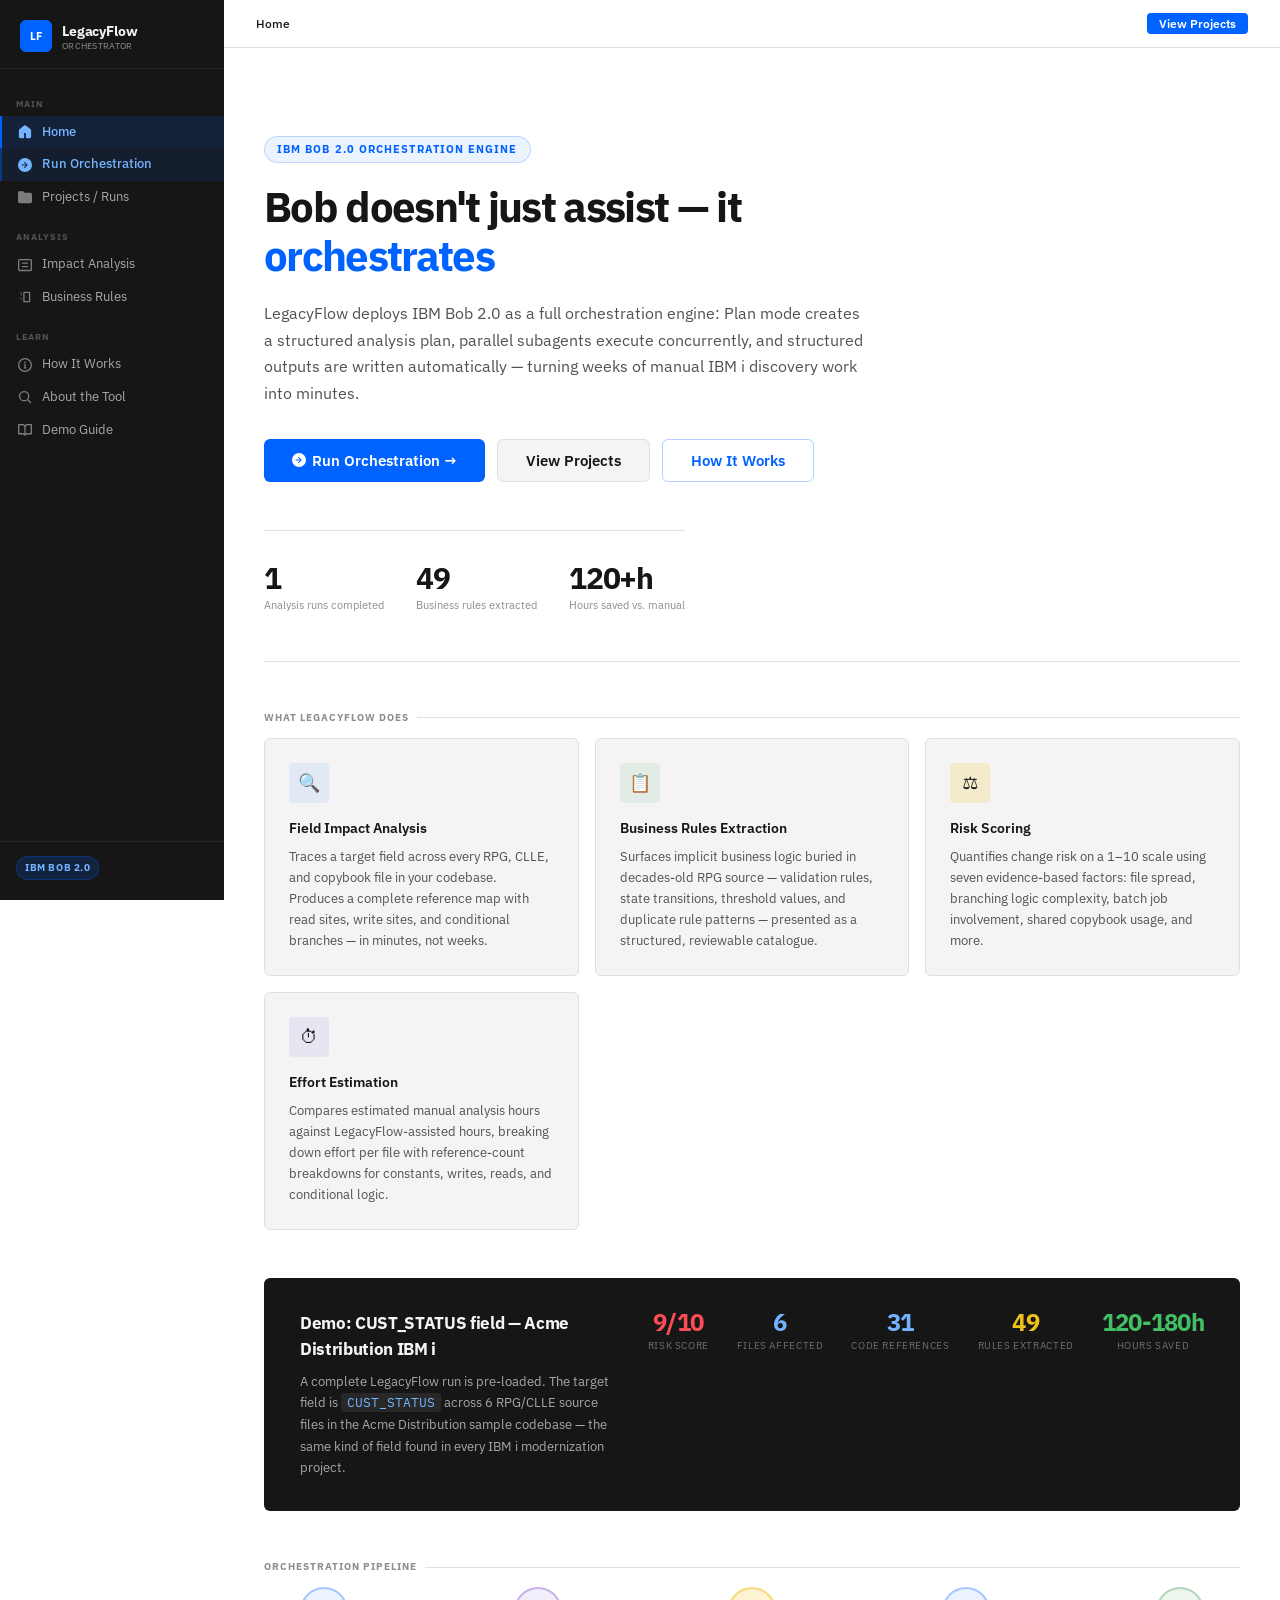
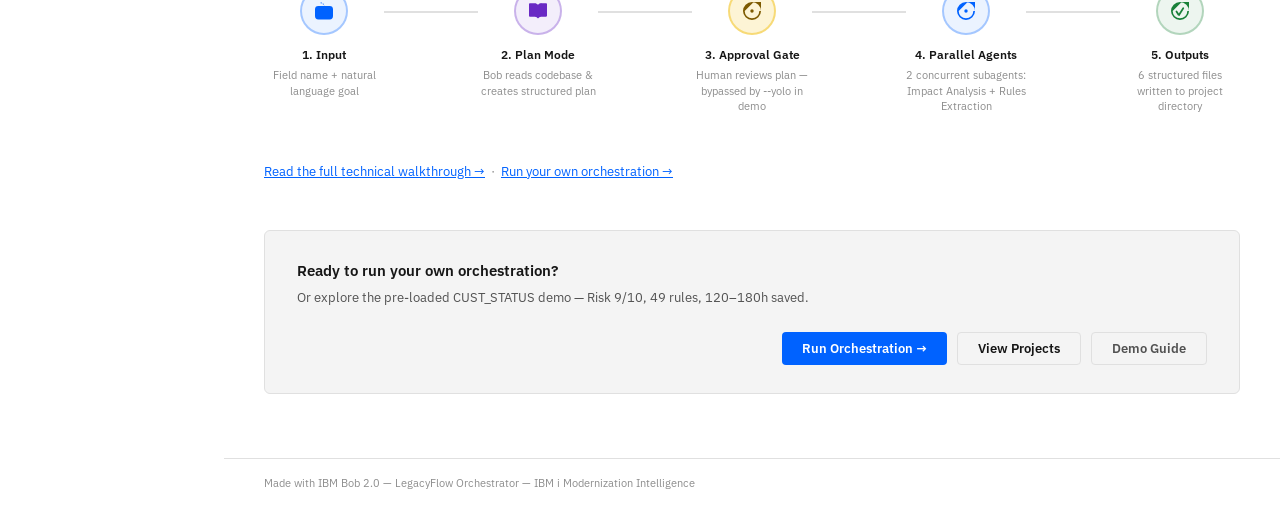
<file: dashboard/index.html>
<!DOCTYPE html>
<html lang="en">
<head>
  <meta charset="UTF-8" />
  <meta name="viewport" content="width=device-width, initial-scale=1.0" />
  <title>LegacyFlow Orchestrator — IBM i Modernization Intelligence</title>
  <link rel="stylesheet" href="assets/style.css" />
  <style>
    /* ── Landing-page-only styles ─────────────────────────── */
    .hero {
      padding: 56px 0 48px;
      border-bottom: 1px solid var(--border);
      margin-bottom: 48px;
    }
    .hero-eyebrow {
      display: inline-flex; align-items: center; gap: 8px;
      font-size: 0.72rem; font-weight: 700; text-transform: uppercase;
      letter-spacing: 0.1em; color: var(--accent);
      background: var(--accent-dim); border: 1px solid rgba(0,98,255,0.2);
      border-radius: 20px; padding: 4px 12px; margin-bottom: 20px;
    }
    .hero h1 {
      font-size: clamp(1.8rem, 4vw, 2.8rem);
      font-weight: 700; letter-spacing: -0.04em;
      color: var(--text); line-height: 1.15; margin-bottom: 20px;
      max-width: 700px;
    }
    .hero h1 em { font-style: normal; color: var(--accent); }
    .hero-lead {
      font-size: 1.05rem; color: var(--text-secondary);
      line-height: 1.7; max-width: 600px; margin-bottom: 32px;
    }
    .hero-actions { display: flex; gap: 12px; flex-wrap: wrap; }
    .hero-stats {
      display: grid; grid-template-columns: repeat(3, auto);
      gap: 32px; margin-top: 48px; padding-top: 32px;
      border-top: 1px solid var(--border); width: fit-content;
    }
    .hero-stat-val {
      font-size: 2rem; font-weight: 700; color: var(--text);
      letter-spacing: -0.04em; line-height: 1;
    }
    .hero-stat-label {
      font-size: 0.75rem; color: var(--text-muted);
      margin-top: 4px; line-height: 1.4;
    }

    /* Value props */
    .vp-grid {
      display: grid; grid-template-columns: repeat(auto-fit, minmax(280px, 1fr));
      gap: 16px; margin-bottom: 48px;
    }
    .vp-card {
      background: var(--surface); border: 1px solid var(--border);
      border-radius: var(--radius-lg); padding: 24px;
    }
    .vp-icon {
      width: 40px; height: 40px; border-radius: var(--radius);
      display: flex; align-items: center; justify-content: center;
      font-size: 1.2rem; margin-bottom: 14px; flex-shrink: 0;
    }
    .vp-icon-blue   { background: var(--accent-dim); }
    .vp-icon-green  { background: var(--success-dim); }
    .vp-icon-purple { background: var(--purple-dim); }
    .vp-icon-amber  { background: var(--warn-dim); }
    .vp-title { font-size: 0.95rem; font-weight: 600; color: var(--text); margin-bottom: 6px; }
    .vp-body  { font-size: 0.85rem; color: var(--text-secondary); line-height: 1.65; }

    /* Demo callout */
    .demo-callout {
      background: #161616; border-radius: var(--radius-lg);
      padding: 32px 36px; margin-bottom: 48px;
      display: flex; align-items: flex-start; gap: 32px; flex-wrap: wrap;
    }
    .demo-callout-text { flex: 1; min-width: 240px; }
    .demo-callout-title {
      font-size: 1.1rem; font-weight: 700; color: #f4f4f4;
      margin-bottom: 8px; letter-spacing: -0.02em;
    }
    .demo-callout-body { font-size: 0.875rem; color: #a8a8a8; line-height: 1.65; }
    .demo-callout-metrics {
      display: flex; gap: 28px; flex-wrap: wrap; align-items: center;
    }
    .dcm { text-align: center; }
    .dcm-val { font-size: 1.6rem; font-weight: 700; letter-spacing: -0.03em; color: #f4f4f4; line-height: 1; }
    .dcm-val.blue   { color: #74b3ff; }
    .dcm-val.green  { color: #42be65; }
    .dcm-val.red    { color: #fa4d56; }
    .dcm-val.amber  { color: #f1c21b; }
    .dcm-label { font-size: 0.68rem; color: #6f6f6f; text-transform: uppercase; letter-spacing: 0.06em; margin-top: 4px; }

    /* Workflow diagram */
    .flow-steps {
      display: flex; align-items: flex-start; gap: 0;
      margin-bottom: 48px; overflow-x: auto;
    }
    .flow-step {
      flex: 1; min-width: 120px;
      display: flex; flex-direction: column; align-items: center; text-align: center;
    }
    .flow-step-circle {
      width: 48px; height: 48px; border-radius: 50%;
      display: flex; align-items: center; justify-content: center;
      font-size: 1rem; font-weight: 700; margin-bottom: 10px;
      position: relative; z-index: 1;
    }
    .flow-step-num { font-size: 0.7rem; font-weight: 700; color: var(--accent); }
    .flow-connector {
      flex: 1; height: 2px; background: var(--border);
      margin-top: 24px; min-width: 24px;
    }
    .flow-step-label { font-size: 0.8rem; font-weight: 600; color: var(--text); }
    .flow-step-sub   { font-size: 0.72rem; color: var(--text-muted); margin-top: 4px; line-height: 1.4; }
    .fsc-blue   { background: var(--accent-dim); border: 2px solid rgba(0,98,255,0.3); color: var(--accent); }
    .fsc-purple { background: var(--purple-dim); border: 2px solid rgba(105,41,196,0.3); color: var(--purple); }
    .fsc-green  { background: var(--success-dim); border: 2px solid var(--success-border); color: var(--success); }
    .fsc-amber  { background: var(--warn-dim); border: 2px solid var(--warn-border); color: #7d5a00; }
  </style>
</head>
<body>
<div class="app-shell">

  <!-- ── Sidebar ───────────────────────────────────────────── -->
  <aside class="sidebar">
    <a class="sidebar-logo" href="index.html">
      <div class="sidebar-logo-icon">LF</div>
      <div class="sidebar-logo-text">
        <div class="sidebar-logo-name">LegacyFlow</div>
        <div class="sidebar-logo-sub">Orchestrator</div>
      </div>
    </a>
    <nav class="sidebar-nav">
      <div class="sidebar-section">Main</div>
      <a class="sidebar-link active" href="index.html">
        <svg width="14" height="14" viewBox="0 0 16 16" fill="currentColor"><path d="M6.906.664a1.749 1.749 0 0 1 2.188 0l5.25 4.2c.415.332.657.835.656 1.366l-.002 7.17A1.75 1.75 0 0 1 13.25 15h-3.5a.75.75 0 0 1-.75-.75V9H7v5.25a.75.75 0 0 1-.75.75h-3.5A1.75 1.75 0 0 1 1 13.401V6.23c0-.531.242-1.034.656-1.366L6.906.664Z"/></svg>
        Home
      </a>
      <a class="sidebar-link sidebar-link-cta" href="orchestrate.html">
        <svg width="14" height="14" viewBox="0 0 16 16" fill="currentColor"><path d="M8 0a8 8 0 1 1 0 16A8 8 0 0 1 8 0ZM4.5 7.5a.5.5 0 0 0 0 1h4.793l-2.147 2.146a.5.5 0 0 0 .708.708l3-3a.5.5 0 0 0 0-.708l-3-3a.5.5 0 1 0-.708.708L9.293 7.5H4.5Z"/></svg>
        Run Orchestration
      </a>
      <a class="sidebar-link" href="projects.html">
        <svg width="14" height="14" viewBox="0 0 16 16" fill="currentColor"><path d="M1.75 1A1.75 1.75 0 0 0 0 2.75v10.5C0 14.216.784 15 1.75 15h12.5A1.75 1.75 0 0 0 16 13.25v-8.5A1.75 1.75 0 0 0 14.25 3H7.5L6.25 1.5h-4.5Z"/></svg>
        Projects / Runs
      </a>
      <div class="sidebar-section">Analysis</div>
      <a class="sidebar-link" href="projects.html?filter=impact-analysis">
        <svg width="14" height="14" viewBox="0 0 16 16" fill="currentColor"><path d="M1.5 2.75a.25.25 0 0 1 .25-.25h12.5a.25.25 0 0 1 .25.25v10.5a.25.25 0 0 1-.25.25H1.75a.25.25 0 0 1-.25-.25ZM1.75 1A1.75 1.75 0 0 0 0 2.75v10.5C0 14.216.784 15 1.75 15h12.5A1.75 1.75 0 0 0 16 13.25V2.75A1.75 1.75 0 0 0 14.25 1ZM5 9a.75.75 0 0 0 0 1.5h6a.75.75 0 0 0 0-1.5Zm-.75-3.25a.75.75 0 0 1 .75-.75h6a.75.75 0 0 1 0 1.5H5a.75.75 0 0 1-.75-.75Z"/></svg>
        Impact Analysis
      </a>
      <a class="sidebar-link" href="projects.html?filter=business-rules-extraction">
        <svg width="14" height="14" viewBox="0 0 16 16" fill="currentColor"><path d="M3.75 2h-.75v1.5h.75a.25.25 0 0 1 0 .5H3a.75.75 0 0 1 0-1.5h.75ZM3 5.25a.75.75 0 0 1 .75-.75h.75v1.5H3.75A.25.25 0 0 1 3.5 5.75V5.25ZM4.5 9h-.75a.75.75 0 0 0 0 1.5H4.5V9ZM6 2.75A.75.75 0 0 1 6.75 2h6.5A.75.75 0 0 1 14 2.75v10.5A.75.75 0 0 1 13.25 14h-6.5A.75.75 0 0 1 6 13.25ZM7.5 3.5v9h5v-9Z"/></svg>
        Business Rules
      </a>
      <div class="sidebar-section">Learn</div>
      <a class="sidebar-link" href="how-it-works.html">
        <svg width="14" height="14" viewBox="0 0 16 16" fill="currentColor"><path d="M0 8a8 8 0 1 1 16 0A8 8 0 0 1 0 8Zm8-6.5a6.5 6.5 0 1 0 0 13 6.5 6.5 0 0 0 0-13ZM6.5 7.75A.75.75 0 0 1 7.25 7h1a.75.75 0 0 1 .75.75v2.75h.25a.75.75 0 0 1 0 1.5h-2a.75.75 0 0 1 0-1.5h.25v-2h-.25a.75.75 0 0 1-.75-.75ZM8 6a1 1 0 1 1 0-2 1 1 0 0 1 0 2Z"/></svg>
        How It Works
      </a>
      <a class="sidebar-link" href="about.html">
        <svg width="14" height="14" viewBox="0 0 16 16" fill="currentColor"><path d="M10.68 11.74a6 6 0 0 1-7.922-8.982 6 6 0 0 1 8.982 7.922l3.04 3.04a.749.749 0 0 1-.326 1.275.749.749 0 0 1-.734-.215ZM11.5 7a4.499 4.499 0 1 0-8.997 0A4.499 4.499 0 0 0 11.5 7Z"/></svg>
        About the Tool
      </a>
      <a class="sidebar-link" href="demo-guide.html">
        <svg width="14" height="14" viewBox="0 0 16 16" fill="currentColor"><path d="M0 1.75A.75.75 0 0 1 .75 1h4.253c1.227 0 2.317.59 3 1.501A3.743 3.743 0 0 1 11.006 1h4.245a.75.75 0 0 1 .75.75v10.5a.75.75 0 0 1-.75.75h-4.507a2.25 2.25 0 0 0-1.591.659l-.622.621a.75.75 0 0 1-1.06 0l-.622-.621A2.25 2.25 0 0 0 5.258 13H.75a.75.75 0 0 1-.75-.75Zm7.251 10.324.004-5.073-.002-2.253A2.25 2.25 0 0 0 5.003 2.5H1.5v9h3.757a3.75 3.75 0 0 1 1.994.574ZM8.755 4.75l-.004 7.322a3.752 3.752 0 0 1 1.992-.572H14.5v-9h-3.495a2.25 2.25 0 0 0-2.25 2.25Z"/></svg>
        Demo Guide
      </a>
    </nav>
    <div class="sidebar-footer">
      <span class="sidebar-badge">IBM Bob 2.0</span>
    </div>
  </aside>

  <!-- ── Main ──────────────────────────────────────────────── -->
  <div class="main-content">
    <div class="topbar">
      <div class="topbar-breadcrumb">
        <span class="current">Home</span>
      </div>
      <div class="topbar-actions">
        <a href="projects.html" class="btn btn-sm btn-primary">View Projects</a>
      </div>
    </div>

    <div class="page-body">

      <!-- Hero -->
      <section class="hero">
        <div class="hero-eyebrow">IBM Bob 2.0 Orchestration Engine</div>
        <h1>Bob doesn't just assist — it <em>orchestrates</em></h1>
        <p class="hero-lead">
          LegacyFlow deploys IBM Bob 2.0 as a full orchestration engine: Plan mode creates a structured analysis plan,
          parallel subagents execute concurrently, and structured outputs are written automatically —
          turning weeks of manual IBM i discovery work into minutes.
        </p>
        <div class="hero-actions">
          <a href="orchestrate.html" class="btn btn-primary btn-lg">
            <svg width="14" height="14" viewBox="0 0 16 16" fill="currentColor"><path d="M8 0a8 8 0 1 1 0 16A8 8 0 0 1 8 0ZM4.5 7.5a.5.5 0 0 0 0 1h4.793l-2.147 2.146a.5.5 0 0 0 .708.708l3-3a.5.5 0 0 0 0-.708l-3-3a.5.5 0 1 0-.708.708L9.293 7.5H4.5Z"/></svg>
            Run Orchestration →
          </a>
          <a href="projects.html" class="btn btn-secondary btn-lg">View Projects</a>
          <a href="how-it-works.html" class="btn btn-ghost btn-lg">How It Works</a>
        </div>
        <div class="hero-stats" id="hero-stats">
          <div>
            <div class="hero-stat-val" id="hs-projects">—</div>
            <div class="hero-stat-label">Analysis runs completed</div>
          </div>
          <div>
            <div class="hero-stat-val" id="hs-rules">—</div>
            <div class="hero-stat-label">Business rules extracted</div>
          </div>
          <div>
            <div class="hero-stat-val" id="hs-saved">—</div>
            <div class="hero-stat-label">Hours saved vs. manual</div>
          </div>
        </div>
      </section>

      <!-- Value propositions -->
      <div class="section-label">What LegacyFlow Does</div>
      <div class="vp-grid">
        <div class="vp-card">
          <div class="vp-icon vp-icon-blue">🔍</div>
          <div class="vp-title">Field Impact Analysis</div>
          <div class="vp-body">Traces a target field across every RPG, CLLE, and copybook file in your codebase. Produces a complete reference map with read sites, write sites, and conditional branches — in minutes, not weeks.</div>
        </div>
        <div class="vp-card">
          <div class="vp-icon vp-icon-green">📋</div>
          <div class="vp-title">Business Rules Extraction</div>
          <div class="vp-body">Surfaces implicit business logic buried in decades-old RPG source — validation rules, state transitions, threshold values, and duplicate rule patterns — presented as a structured, reviewable catalogue.</div>
        </div>
        <div class="vp-card">
          <div class="vp-icon vp-icon-amber">⚖️</div>
          <div class="vp-title">Risk Scoring</div>
          <div class="vp-body">Quantifies change risk on a 1–10 scale using seven evidence-based factors: file spread, branching logic complexity, batch job involvement, shared copybook usage, and more.</div>
        </div>
        <div class="vp-card">
          <div class="vp-icon vp-icon-purple">⏱</div>
          <div class="vp-title">Effort Estimation</div>
          <div class="vp-body">Compares estimated manual analysis hours against LegacyFlow-assisted hours, breaking down effort per file with reference-count breakdowns for constants, writes, reads, and conditional logic.</div>
        </div>
      </div>

      <!-- Demo callout -->
      <div class="demo-callout">
        <div class="demo-callout-text">
          <div class="demo-callout-title">Demo: CUST_STATUS field — Acme Distribution IBM i</div>
          <div class="demo-callout-body">
            A complete LegacyFlow run is pre-loaded. The target field is <code style="font-family:'IBM Plex Mono',monospace;background:rgba(255,255,255,0.08);padding:1px 6px;border-radius:3px;color:#74b3ff">CUST_STATUS</code> across 6 RPG/CLLE source files
            in the Acme Distribution sample codebase — the same kind of field found in every IBM i modernization project.
          </div>
        </div>
        <div class="demo-callout-metrics" id="demo-metrics">
          <div class="dcm"><div class="dcm-val red" id="dm-risk">9/10</div><div class="dcm-label">Risk Score</div></div>
          <div class="dcm"><div class="dcm-val blue" id="dm-files">6</div><div class="dcm-label">Files Affected</div></div>
          <div class="dcm"><div class="dcm-val blue" id="dm-refs">31</div><div class="dcm-label">Code References</div></div>
          <div class="dcm"><div class="dcm-val amber" id="dm-rules">49</div><div class="dcm-label">Rules Extracted</div></div>
          <div class="dcm"><div class="dcm-val green" id="dm-saved">120–180h</div><div class="dcm-label">Hours Saved</div></div>
        </div>
      </div>

      <!-- How it works (condensed) -->
      <div class="section-label">Orchestration Pipeline</div>
      <div class="flow-steps">
        <div class="flow-step">
          <div class="flow-step-circle fsc-blue">
            <svg width="18" height="18" viewBox="0 0 16 16" fill="currentColor"><path d="M5.75 0a.75.75 0 0 0 0 1.5H8v1.75a.25.25 0 0 1-.25.25H3a3 3 0 0 0-3 3v6a3 3 0 0 0 3 3h10a3 3 0 0 0 3-3v-6a3 3 0 0 0-3-3H8.25A1.75 1.75 0 0 0 6.5 1.75V1.5H5.75Z"/></svg>
          </div>
          <div class="flow-step-label">1. Input</div>
          <div class="flow-step-sub">Field name + natural language goal</div>
        </div>
        <div class="flow-connector"></div>
        <div class="flow-step">
          <div class="flow-step-circle fsc-purple">
            <svg width="18" height="18" viewBox="0 0 16 16" fill="currentColor"><path d="M0 1.75A.75.75 0 0 1 .75 1h4.253c1.227 0 2.317.59 3 1.501A3.743 3.743 0 0 1 11.006 1h4.245a.75.75 0 0 1 .75.75v10.5a.75.75 0 0 1-.75.75h-4.507a2.25 2.25 0 0 0-1.591.659l-.622.621a.75.75 0 0 1-1.06 0l-.622-.621A2.25 2.25 0 0 0 5.258 13H.75a.75.75 0 0 1-.75-.75Z"/></svg>
          </div>
          <div class="flow-step-label">2. Plan Mode</div>
          <div class="flow-step-sub">Bob reads codebase &amp; creates structured plan</div>
        </div>
        <div class="flow-connector"></div>
        <div class="flow-step">
          <div class="flow-step-circle fsc-amber">
            <svg width="18" height="18" viewBox="0 0 16 16" fill="currentColor"><path d="M8 9.5a1.5 1.5 0 1 0 0-3 1.5 1.5 0 0 0 0 3Z"/><path d="M8 0a8 8 0 1 1 0 16A8 8 0 0 1 8 0ZM1.5 8a6.5 6.5 0 1 0 13 0 6.5 6.5 0 0 0 0-13Z"/></svg>
          </div>
          <div class="flow-step-label">3. Approval Gate</div>
          <div class="flow-step-sub">Human reviews plan — bypassed by --yolo in demo</div>
        </div>
        <div class="flow-connector"></div>
        <div class="flow-step">
          <div class="flow-step-circle fsc-blue">
            <svg width="18" height="18" viewBox="0 0 16 16" fill="currentColor"><path d="M8 9.5a1.5 1.5 0 1 0 0-3 1.5 1.5 0 0 0 0 3Z"/><path d="M8 0a8 8 0 1 1 0 16A8 8 0 0 1 8 0ZM1.5 8a6.5 6.5 0 1 0 13 0 6.5 6.5 0 0 0 0-13Z"/></svg>
          </div>
          <div class="flow-step-label">4. Parallel Agents</div>
          <div class="flow-step-sub">2 concurrent subagents: Impact Analysis + Rules Extraction</div>
        </div>
        <div class="flow-connector"></div>
        <div class="flow-step">
          <div class="flow-step-circle fsc-green">
            <svg width="18" height="18" viewBox="0 0 16 16" fill="currentColor"><path d="M8 0a8 8 0 1 1 0 16A8 8 0 0 1 8 0ZM1.5 8a6.5 6.5 0 1 0 13 0 6.5 6.5 0 0 0 0-13ZM6.035 11.81 4.22 8.828a.75.75 0 0 1 1.3-.75L7 10.25l3.22-5.13a.75.75 0 1 1 1.28.8l-3.75 5.99a.75.75 0 0 1-1.215.12Z"/></svg>
          </div>
          <div class="flow-step-label">5. Outputs</div>
          <div class="flow-step-sub">6 structured files written to project directory</div>
        </div>
      </div>
      <p style="font-size:0.85rem;color:var(--text-muted);margin-bottom:48px">
        <a href="how-it-works.html" style="color:var(--accent)">Read the full technical walkthrough →</a>
        &nbsp;&middot;&nbsp;
        <a href="orchestrate.html" style="color:var(--accent)">Run your own orchestration →</a>
      </p>

      <!-- CTA -->
      <div style="background:var(--surface);border:1px solid var(--border);border-radius:var(--radius-lg);padding:28px 32px;display:flex;align-items:center;gap:24px;flex-wrap:wrap;">
        <div>
          <div style="font-size:1rem;font-weight:600;color:var(--text);margin-bottom:4px">Ready to run your own orchestration?</div>
          <div style="font-size:0.875rem;color:var(--text-secondary)">Or explore the pre-loaded CUST_STATUS demo — Risk 9/10, 49 rules, 120–180h saved.</div>
        </div>
        <div style="margin-left:auto;display:flex;gap:10px;flex-wrap:wrap;">
          <a href="orchestrate.html" class="btn btn-primary">Run Orchestration →</a>
          <a href="projects.html" class="btn btn-secondary">View Projects</a>
          <a href="demo-guide.html" class="btn btn-ghost" style="background:transparent;color:var(--text-secondary);border:1px solid var(--border)">Demo Guide</a>
        </div>
      </div>

    </div>

    <footer class="site-footer">
      Made with IBM Bob 2.0 &mdash; LegacyFlow Orchestrator &mdash; IBM i Modernization Intelligence
    </footer>
  </div><!-- .main-content -->
</div><!-- .app-shell -->

<script>
  // Dynamically load hero stats from projects-index
  fetch('projects-index.json')
    .then(r => r.ok ? r.json() : [])
    .then(projects => {
      const total  = projects.length;
      const rules  = projects.reduce((s,p) => s + (p.rules_extracted || 0), 0);
      const saved  = projects.reduce((s,p) => {
        const v = String(p.hours_saved_estimate || '').split('-')[0].trim();
        return s + (parseInt(v, 10) || 0);
      }, 0);
      const el = (id, val) => { const e = document.getElementById(id); if (e) e.textContent = val; };
      el('hs-projects', total || '—');
      el('hs-rules',    rules  || '—');
      el('hs-saved',    saved  ? saved + '+h' : '—');
      // Update demo callout from actual data if available
      const p = projects.find(x => x.project_id === '20260829-demo-cust-status');
      if (p) {
        el('dm-risk',  (p.risk_score || '?') + '/10');
        el('dm-files', p.files_affected || '—');
        el('dm-refs',  p.reference_count || '—');
        el('dm-rules', p.rules_extracted || '—');
        el('dm-saved', (p.hours_saved_estimate || '—') + 'h');
      }
    }).catch(() => {});
</script>

</body>
</html>
</file>
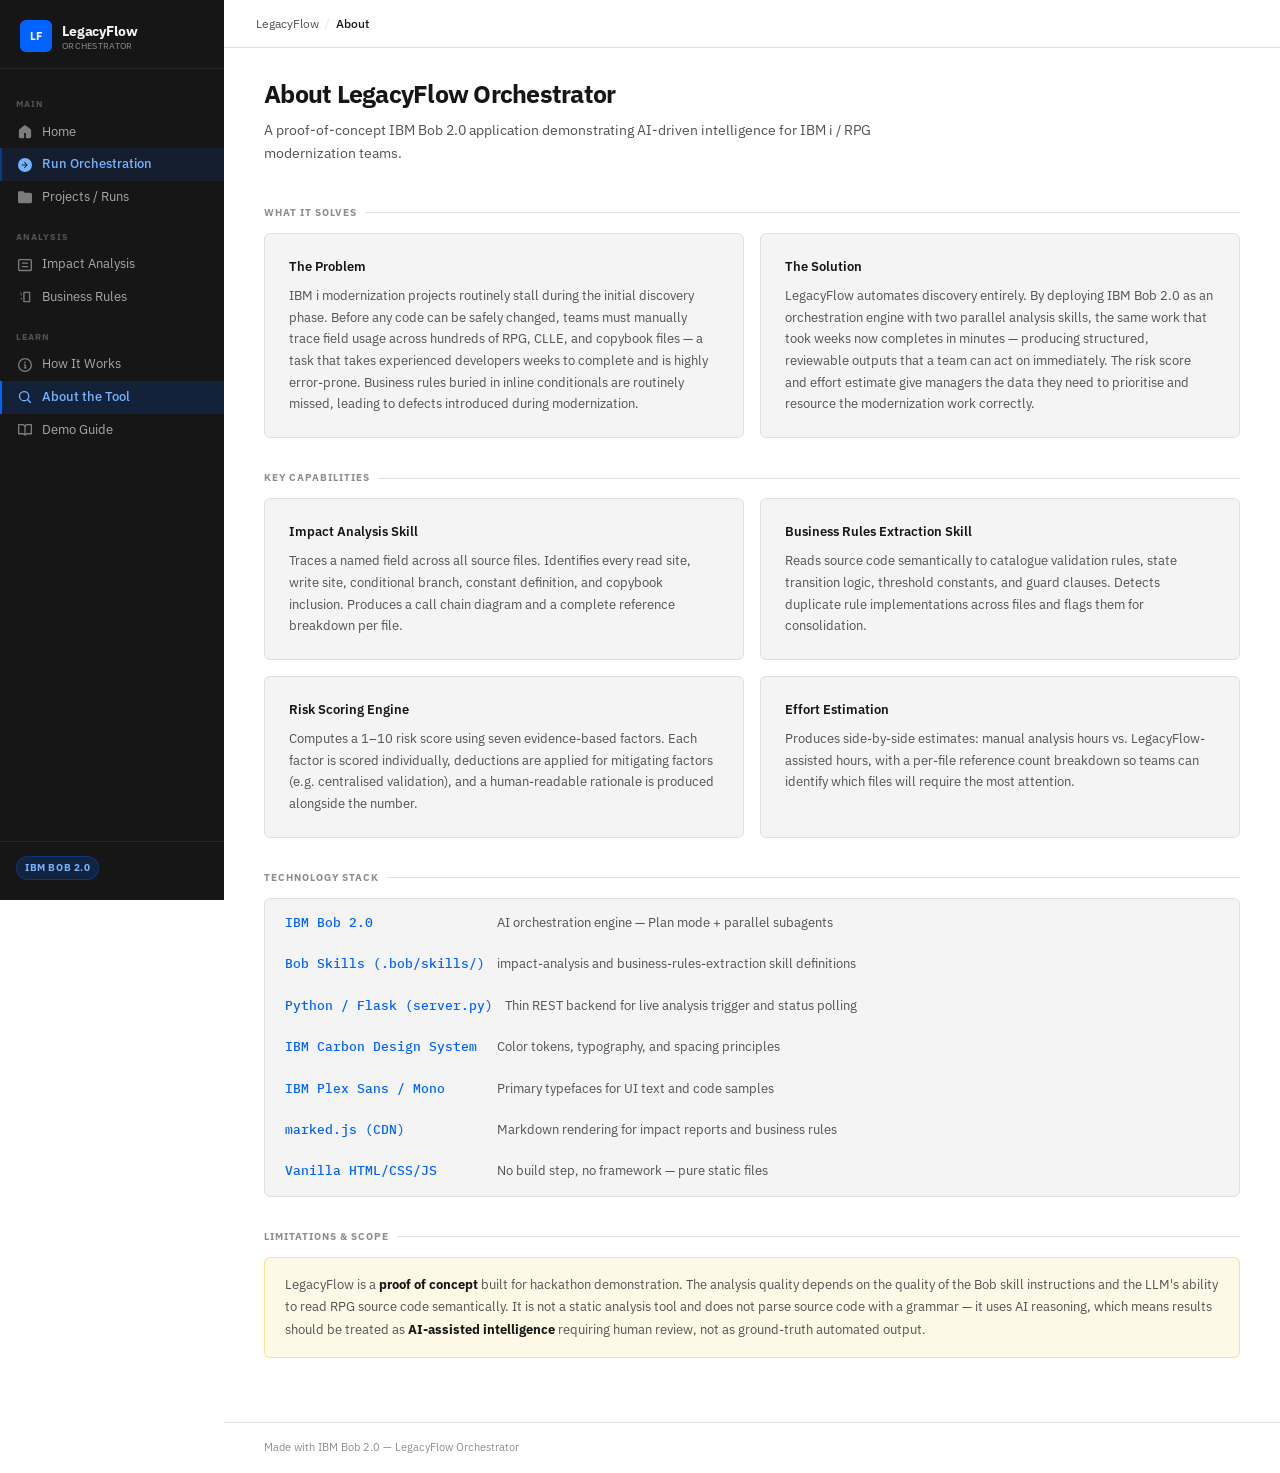
<file: dashboard/about.html>
<!DOCTYPE html>
<html lang="en">
<head>
  <meta charset="UTF-8" />
  <meta name="viewport" content="width=device-width, initial-scale=1.0" />
  <title>LegacyFlow — About the Tool</title>
  <link rel="stylesheet" href="assets/style.css" />
  <style>
    .about-grid { display: grid; grid-template-columns: 1fr 1fr; gap: 16px; margin-bottom: 32px; }
    @media (max-width: 640px) { .about-grid { grid-template-columns: 1fr; } }
    .about-card { background: var(--surface); border: 1px solid var(--border); border-radius: var(--radius-lg); padding: 22px 24px; }
    .about-card-title { font-size: 0.875rem; font-weight: 600; color: var(--text); margin-bottom: 8px; }
    .about-card-body { font-size: 0.85rem; color: var(--text-secondary); line-height: 1.7; }
    .tech-row { display: flex; align-items: center; gap: 12px; padding: 10px 0; border-bottom: 1px solid var(--border-subtle); font-size: 0.85rem; }
    .tech-row:last-child { border-bottom: none; }
    .tech-name { font-family: "IBM Plex Mono", monospace; color: var(--accent); font-weight: 500; min-width: 200px; }
    .tech-desc { color: var(--text-secondary); }
  </style>
</head>
<body>
<div class="app-shell">
  <aside class="sidebar">
    <a class="sidebar-logo" href="index.html">
      <div class="sidebar-logo-icon">LF</div>
      <div class="sidebar-logo-text"><div class="sidebar-logo-name">LegacyFlow</div><div class="sidebar-logo-sub">Orchestrator</div></div>
    </a>
    <nav class="sidebar-nav">
      <div class="sidebar-section">Main</div>
      <a class="sidebar-link" href="index.html"><svg width="14" height="14" viewBox="0 0 16 16" fill="currentColor"><path d="M6.906.664a1.749 1.749 0 0 1 2.188 0l5.25 4.2c.415.332.657.835.656 1.366l-.002 7.17A1.75 1.75 0 0 1 13.25 15h-3.5a.75.75 0 0 1-.75-.75V9H7v5.25a.75.75 0 0 1-.75.75h-3.5A1.75 1.75 0 0 1 1 13.401V6.23c0-.531.242-1.034.656-1.366L6.906.664Z"/></svg>Home</a>
      <a class="sidebar-link sidebar-link-cta" href="orchestrate.html"><svg width="14" height="14" viewBox="0 0 16 16" fill="currentColor"><path d="M8 0a8 8 0 1 1 0 16A8 8 0 0 1 8 0ZM4.5 7.5a.5.5 0 0 0 0 1h4.793l-2.147 2.146a.5.5 0 0 0 .708.708l3-3a.5.5 0 0 0 0-.708l-3-3a.5.5 0 1 0-.708.708L9.293 7.5H4.5Z"/></svg>Run Orchestration</a>
      <a class="sidebar-link" href="projects.html"><svg width="14" height="14" viewBox="0 0 16 16" fill="currentColor"><path d="M1.75 1A1.75 1.75 0 0 0 0 2.75v10.5C0 14.216.784 15 1.75 15h12.5A1.75 1.75 0 0 0 16 13.25v-8.5A1.75 1.75 0 0 0 14.25 3H7.5L6.25 1.5h-4.5Z"/></svg>Projects / Runs</a>
      <div class="sidebar-section">Analysis</div>
      <a class="sidebar-link" href="projects.html?filter=impact-analysis"><svg width="14" height="14" viewBox="0 0 16 16" fill="currentColor"><path d="M1.5 2.75a.25.25 0 0 1 .25-.25h12.5a.25.25 0 0 1 .25.25v10.5a.25.25 0 0 1-.25.25H1.75a.25.25 0 0 1-.25-.25ZM1.75 1A1.75 1.75 0 0 0 0 2.75v10.5C0 14.216.784 15 1.75 15h12.5A1.75 1.75 0 0 0 16 13.25V2.75A1.75 1.75 0 0 0 14.25 1ZM5 9a.75.75 0 0 0 0 1.5h6a.75.75 0 0 0 0-1.5Zm-.75-3.25a.75.75 0 0 1 .75-.75h6a.75.75 0 0 1 0 1.5H5a.75.75 0 0 1-.75-.75Z"/></svg>Impact Analysis</a>
      <a class="sidebar-link" href="projects.html?filter=business-rules-extraction"><svg width="14" height="14" viewBox="0 0 16 16" fill="currentColor"><path d="M3.75 2h-.75v1.5h.75a.25.25 0 0 1 0 .5H3a.75.75 0 0 1 0-1.5h.75ZM3 5.25a.75.75 0 0 1 .75-.75h.75v1.5H3.75A.25.25 0 0 1 3.5 5.75V5.25ZM4.5 9h-.75a.75.75 0 0 0 0 1.5H4.5V9ZM6 2.75A.75.75 0 0 1 6.75 2h6.5A.75.75 0 0 1 14 2.75v10.5A.75.75 0 0 1 13.25 14h-6.5A.75.75 0 0 1 6 13.25ZM7.5 3.5v9h5v-9Z"/></svg>Business Rules</a>
      <div class="sidebar-section">Learn</div>
      <a class="sidebar-link" href="how-it-works.html"><svg width="14" height="14" viewBox="0 0 16 16" fill="currentColor"><path d="M0 8a8 8 0 1 1 16 0A8 8 0 0 1 0 8Zm8-6.5a6.5 6.5 0 1 0 0 13 6.5 6.5 0 0 0 0-13ZM6.5 7.75A.75.75 0 0 1 7.25 7h1a.75.75 0 0 1 .75.75v2.75h.25a.75.75 0 0 1 0 1.5h-2a.75.75 0 0 1 0-1.5h.25v-2h-.25a.75.75 0 0 1-.75-.75ZM8 6a1 1 0 1 1 0-2 1 1 0 0 1 0 2Z"/></svg>How It Works</a>
      <a class="sidebar-link active" href="about.html"><svg width="14" height="14" viewBox="0 0 16 16" fill="currentColor"><path d="M10.68 11.74a6 6 0 0 1-7.922-8.982 6 6 0 0 1 8.982 7.922l3.04 3.04a.749.749 0 0 1-.326 1.275.749.749 0 0 1-.734-.215ZM11.5 7a4.499 4.499 0 1 0-8.997 0A4.499 4.499 0 0 0 11.5 7Z"/></svg>About the Tool</a>
      <a class="sidebar-link" href="demo-guide.html"><svg width="14" height="14" viewBox="0 0 16 16" fill="currentColor"><path d="M0 1.75A.75.75 0 0 1 .75 1h4.253c1.227 0 2.317.59 3 1.501A3.743 3.743 0 0 1 11.006 1h4.245a.75.75 0 0 1 .75.75v10.5a.75.75 0 0 1-.75.75h-4.507a2.25 2.25 0 0 0-1.591.659l-.622.621a.75.75 0 0 1-1.06 0l-.622-.621A2.25 2.25 0 0 0 5.258 13H.75a.75.75 0 0 1-.75-.75Zm7.251 10.324.004-5.073-.002-2.253A2.25 2.25 0 0 0 5.003 2.5H1.5v9h3.757a3.75 3.75 0 0 1 1.994.574ZM8.755 4.75l-.004 7.322a3.752 3.752 0 0 1 1.992-.572H14.5v-9h-3.495a2.25 2.25 0 0 0-2.25 2.25Z"/></svg>Demo Guide</a>
    </nav>
    <div class="sidebar-footer"><span class="sidebar-badge">IBM Bob 2.0</span></div>
  </aside>

  <div class="main-content">
    <div class="topbar">
      <div class="topbar-breadcrumb">
        <a href="index.html">LegacyFlow</a><span class="sep">/</span>
        <span class="current">About</span>
      </div>
    </div>

    <div class="page-body">
      <div class="page-title">About LegacyFlow Orchestrator</div>
      <p class="page-subtitle" style="margin-bottom:40px">
        A proof-of-concept IBM Bob 2.0 application demonstrating AI-driven intelligence for IBM i / RPG modernization teams.
      </p>

      <div class="section-label">What It Solves</div>
      <div class="about-grid">
        <div class="about-card">
          <div class="about-card-title">The Problem</div>
          <div class="about-card-body">
            IBM i modernization projects routinely stall during the initial discovery phase. Before any code can be safely changed,
            teams must manually trace field usage across hundreds of RPG, CLLE, and copybook files — a task that takes experienced
            developers weeks to complete and is highly error-prone. Business rules buried in inline conditionals are routinely missed,
            leading to defects introduced during modernization.
          </div>
        </div>
        <div class="about-card">
          <div class="about-card-title">The Solution</div>
          <div class="about-card-body">
            LegacyFlow automates discovery entirely. By deploying IBM Bob 2.0 as an orchestration engine with two parallel analysis
            skills, the same work that took weeks now completes in minutes — producing structured, reviewable outputs that a team can
            act on immediately. The risk score and effort estimate give managers the data they need to prioritise and resource the
            modernization work correctly.
          </div>
        </div>
      </div>

      <div class="section-label">Key Capabilities</div>
      <div class="about-grid">
        <div class="about-card">
          <div class="about-card-title">Impact Analysis Skill</div>
          <div class="about-card-body">
            Traces a named field across all source files. Identifies every read site, write site, conditional branch, constant definition,
            and copybook inclusion. Produces a call chain diagram and a complete reference breakdown per file.
          </div>
        </div>
        <div class="about-card">
          <div class="about-card-title">Business Rules Extraction Skill</div>
          <div class="about-card-body">
            Reads source code semantically to catalogue validation rules, state transition logic, threshold constants, and guard clauses.
            Detects duplicate rule implementations across files and flags them for consolidation.
          </div>
        </div>
        <div class="about-card">
          <div class="about-card-title">Risk Scoring Engine</div>
          <div class="about-card-body">
            Computes a 1–10 risk score using seven evidence-based factors. Each factor is scored individually, deductions are applied
            for mitigating factors (e.g. centralised validation), and a human-readable rationale is produced alongside the number.
          </div>
        </div>
        <div class="about-card">
          <div class="about-card-title">Effort Estimation</div>
          <div class="about-card-body">
            Produces side-by-side estimates: manual analysis hours vs. LegacyFlow-assisted hours, with a per-file reference count
            breakdown so teams can identify which files will require the most attention.
          </div>
        </div>
      </div>

      <div class="section-label">Technology Stack</div>
      <div style="background:var(--surface);border:1px solid var(--border);border-radius:var(--radius-lg);padding:4px 20px;margin-bottom:32px">
        <div class="tech-row"><div class="tech-name">IBM Bob 2.0</div><div class="tech-desc">AI orchestration engine — Plan mode + parallel subagents</div></div>
        <div class="tech-row"><div class="tech-name">Bob Skills (.bob/skills/)</div><div class="tech-desc">impact-analysis and business-rules-extraction skill definitions</div></div>
        <div class="tech-row"><div class="tech-name">Python / Flask (server.py)</div><div class="tech-desc">Thin REST backend for live analysis trigger and status polling</div></div>
        <div class="tech-row"><div class="tech-name">IBM Carbon Design System</div><div class="tech-desc">Color tokens, typography, and spacing principles</div></div>
        <div class="tech-row"><div class="tech-name">IBM Plex Sans / Mono</div><div class="tech-desc">Primary typefaces for UI text and code samples</div></div>
        <div class="tech-row"><div class="tech-name">marked.js (CDN)</div><div class="tech-desc">Markdown rendering for impact reports and business rules</div></div>
        <div class="tech-row"><div class="tech-name">Vanilla HTML/CSS/JS</div><div class="tech-desc">No build step, no framework — pure static files</div></div>
      </div>

      <div class="section-label">Limitations &amp; Scope</div>
      <div style="background:rgba(241,194,27,0.1);border:1px solid rgba(241,194,27,0.4);border-radius:var(--radius-lg);padding:16px 20px;font-size:0.875rem;color:var(--text-secondary);line-height:1.7">
        LegacyFlow is a <strong style="color:var(--text)">proof of concept</strong> built for hackathon demonstration. The analysis quality
        depends on the quality of the Bob skill instructions and the LLM's ability to read RPG source code semantically.
        It is not a static analysis tool and does not parse source code with a grammar — it uses AI reasoning, which means
        results should be treated as <strong style="color:var(--text)">AI-assisted intelligence</strong> requiring human review,
        not as ground-truth automated output.
      </div>

    </div>
    <footer class="site-footer">Made with IBM Bob 2.0 &mdash; LegacyFlow Orchestrator</footer>
  </div>
</div>
</body>
</html>
</file>
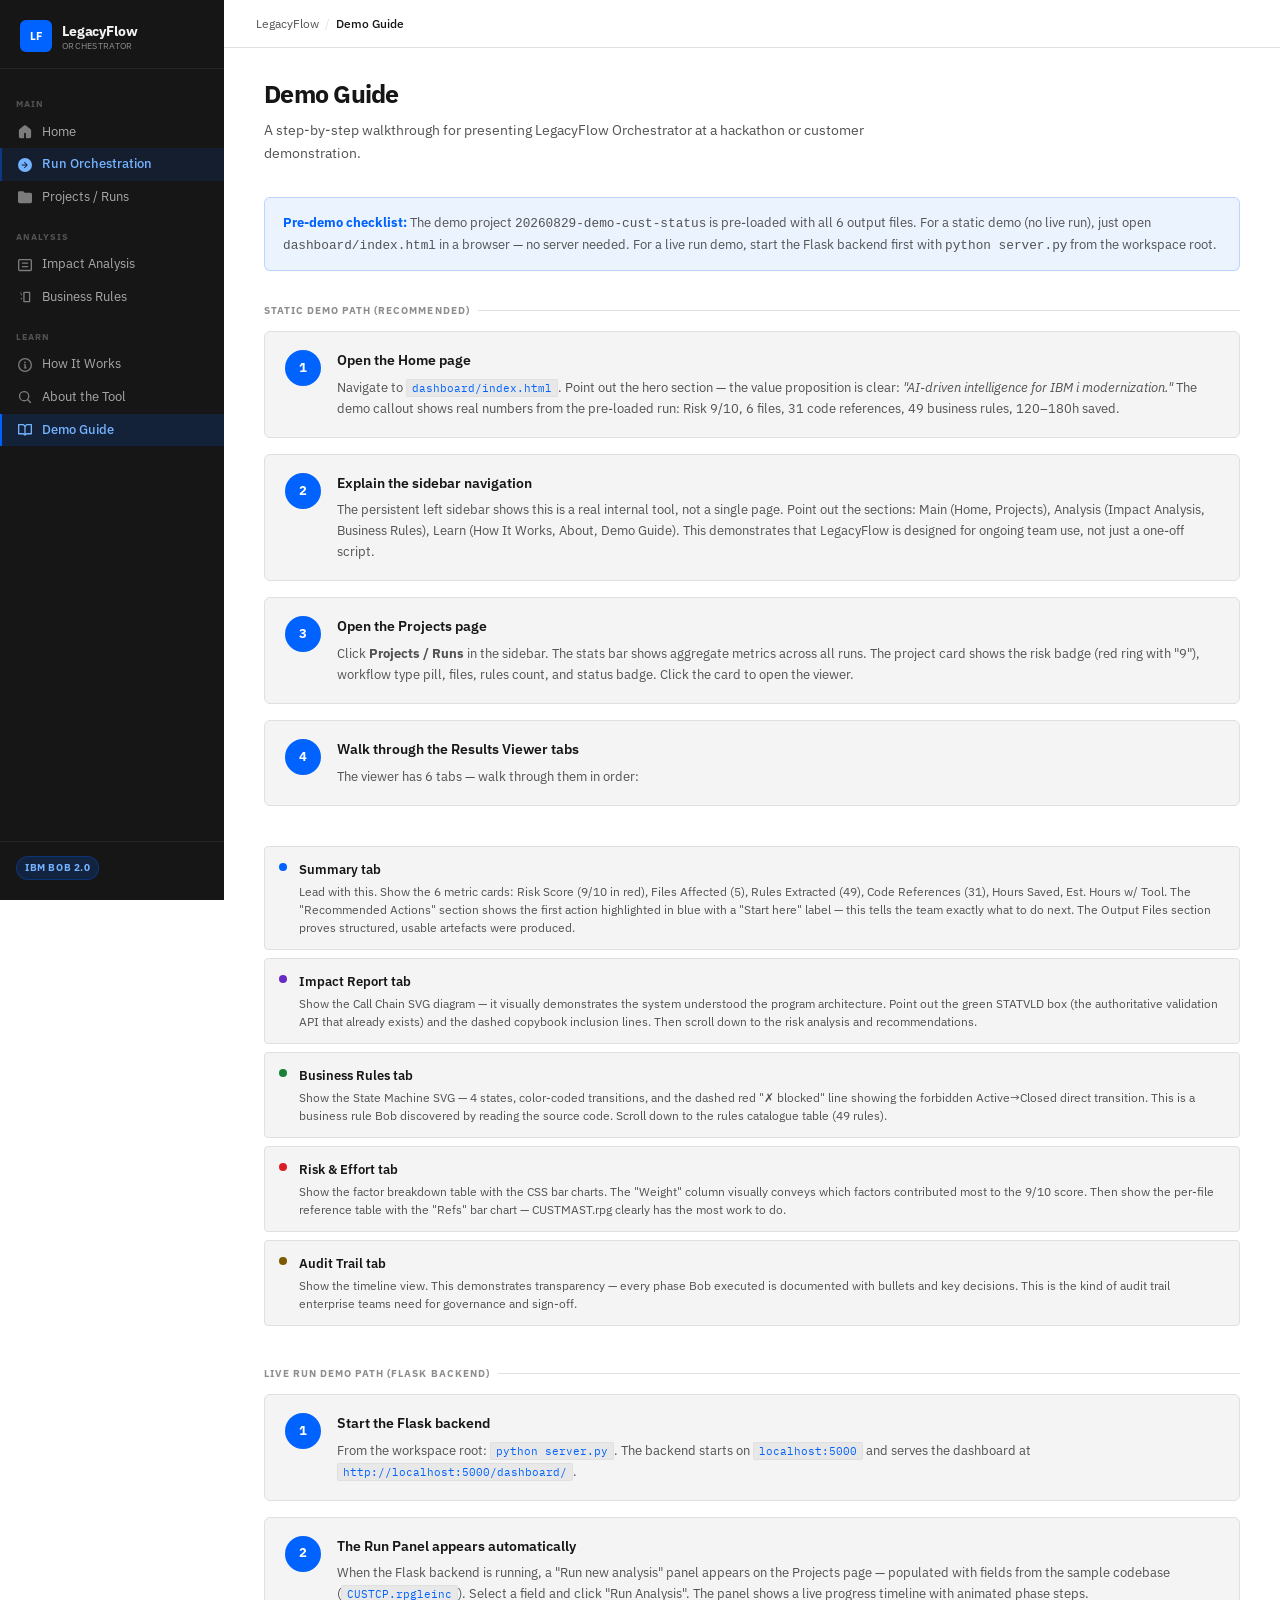
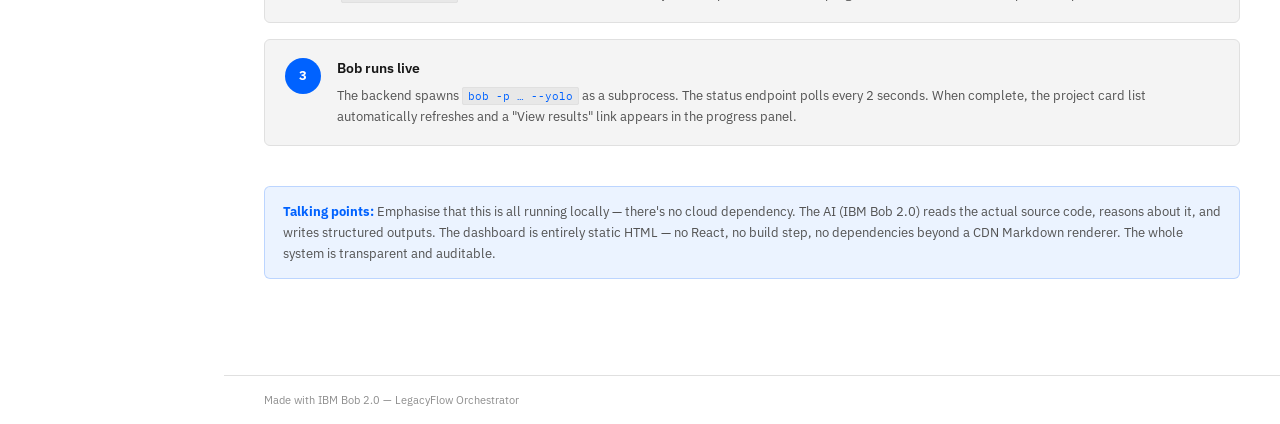
<file: dashboard/demo-guide.html>
<!DOCTYPE html>
<html lang="en">
<head>
  <meta charset="UTF-8" />
  <meta name="viewport" content="width=device-width, initial-scale=1.0" />
  <title>LegacyFlow — Demo Guide</title>
  <link rel="stylesheet" href="assets/style.css" />
  <style>
    .step-list { display: flex; flex-direction: column; gap: 16px; margin-bottom: 40px; }
    .step {
      display: grid; grid-template-columns: 36px 1fr; gap: 16px; align-items: flex-start;
      background: var(--surface); border: 1px solid var(--border);
      border-radius: var(--radius-lg); padding: 18px 20px;
    }
    .step-num {
      width: 36px; height: 36px; border-radius: 50%;
      background: var(--accent); color: #fff;
      display: flex; align-items: center; justify-content: center;
      font-size: 0.85rem; font-weight: 700; flex-shrink: 0;
    }
    .step-title { font-size: 0.9rem; font-weight: 600; color: var(--text); margin-bottom: 5px; }
    .step-body { font-size: 0.85rem; color: var(--text-secondary); line-height: 1.65; }
    .step-body code { font-family: "IBM Plex Mono", monospace; background: var(--surface-2); border: 1px solid var(--border); border-radius: 2px; padding: 1px 5px; font-size: 0.85em; color: var(--accent); }
    .step-body a { color: var(--accent); }
    .callout-tip { background: var(--accent-dim); border: 1px solid rgba(0,98,255,0.2); border-radius: var(--radius-lg); padding: 14px 18px; font-size: 0.85rem; color: var(--text-secondary); line-height: 1.65; margin-bottom: 32px; }
    .callout-tip strong { color: var(--accent); }
    .tab-preview { display: flex; flex-direction: column; gap: 8px; }
    .tab-item { display: flex; align-items: flex-start; gap: 12px; padding: 12px 14px; background: var(--surface); border: 1px solid var(--border); border-radius: var(--radius); }
    .tab-dot-preview { width: 8px; height: 8px; border-radius: 50%; margin-top: 4px; flex-shrink: 0; }
    .tab-item-name { font-size: 0.875rem; font-weight: 600; color: var(--text); margin-bottom: 3px; }
    .tab-item-desc { font-size: 0.8rem; color: var(--text-secondary); line-height: 1.5; }
  </style>
</head>
<body>
<div class="app-shell">
  <aside class="sidebar">
    <a class="sidebar-logo" href="index.html">
      <div class="sidebar-logo-icon">LF</div>
      <div class="sidebar-logo-text"><div class="sidebar-logo-name">LegacyFlow</div><div class="sidebar-logo-sub">Orchestrator</div></div>
    </a>
    <nav class="sidebar-nav">
      <div class="sidebar-section">Main</div>
      <a class="sidebar-link" href="index.html"><svg width="14" height="14" viewBox="0 0 16 16" fill="currentColor"><path d="M6.906.664a1.749 1.749 0 0 1 2.188 0l5.25 4.2c.415.332.657.835.656 1.366l-.002 7.17A1.75 1.75 0 0 1 13.25 15h-3.5a.75.75 0 0 1-.75-.75V9H7v5.25a.75.75 0 0 1-.75.75h-3.5A1.75 1.75 0 0 1 1 13.401V6.23c0-.531.242-1.034.656-1.366L6.906.664Z"/></svg>Home</a>
      <a class="sidebar-link sidebar-link-cta" href="orchestrate.html"><svg width="14" height="14" viewBox="0 0 16 16" fill="currentColor"><path d="M8 0a8 8 0 1 1 0 16A8 8 0 0 1 8 0ZM4.5 7.5a.5.5 0 0 0 0 1h4.793l-2.147 2.146a.5.5 0 0 0 .708.708l3-3a.5.5 0 0 0 0-.708l-3-3a.5.5 0 1 0-.708.708L9.293 7.5H4.5Z"/></svg>Run Orchestration</a>
      <a class="sidebar-link" href="projects.html"><svg width="14" height="14" viewBox="0 0 16 16" fill="currentColor"><path d="M1.75 1A1.75 1.75 0 0 0 0 2.75v10.5C0 14.216.784 15 1.75 15h12.5A1.75 1.75 0 0 0 16 13.25v-8.5A1.75 1.75 0 0 0 14.25 3H7.5L6.25 1.5h-4.5Z"/></svg>Projects / Runs</a>
      <div class="sidebar-section">Analysis</div>
      <a class="sidebar-link" href="projects.html?filter=impact-analysis"><svg width="14" height="14" viewBox="0 0 16 16" fill="currentColor"><path d="M1.5 2.75a.25.25 0 0 1 .25-.25h12.5a.25.25 0 0 1 .25.25v10.5a.25.25 0 0 1-.25.25H1.75a.25.25 0 0 1-.25-.25ZM1.75 1A1.75 1.75 0 0 0 0 2.75v10.5C0 14.216.784 15 1.75 15h12.5A1.75 1.75 0 0 0 16 13.25V2.75A1.75 1.75 0 0 0 14.25 1ZM5 9a.75.75 0 0 0 0 1.5h6a.75.75 0 0 0 0-1.5Zm-.75-3.25a.75.75 0 0 1 .75-.75h6a.75.75 0 0 1 0 1.5H5a.75.75 0 0 1-.75-.75Z"/></svg>Impact Analysis</a>
      <a class="sidebar-link" href="projects.html?filter=business-rules-extraction"><svg width="14" height="14" viewBox="0 0 16 16" fill="currentColor"><path d="M3.75 2h-.75v1.5h.75a.25.25 0 0 1 0 .5H3a.75.75 0 0 1 0-1.5h.75ZM3 5.25a.75.75 0 0 1 .75-.75h.75v1.5H3.75A.25.25 0 0 1 3.5 5.75V5.25ZM4.5 9h-.75a.75.75 0 0 0 0 1.5H4.5V9ZM6 2.75A.75.75 0 0 1 6.75 2h6.5A.75.75 0 0 1 14 2.75v10.5A.75.75 0 0 1 13.25 14h-6.5A.75.75 0 0 1 6 13.25ZM7.5 3.5v9h5v-9Z"/></svg>Business Rules</a>
      <div class="sidebar-section">Learn</div>
      <a class="sidebar-link" href="how-it-works.html"><svg width="14" height="14" viewBox="0 0 16 16" fill="currentColor"><path d="M0 8a8 8 0 1 1 16 0A8 8 0 0 1 0 8Zm8-6.5a6.5 6.5 0 1 0 0 13 6.5 6.5 0 0 0 0-13ZM6.5 7.75A.75.75 0 0 1 7.25 7h1a.75.75 0 0 1 .75.75v2.75h.25a.75.75 0 0 1 0 1.5h-2a.75.75 0 0 1 0-1.5h.25v-2h-.25a.75.75 0 0 1-.75-.75ZM8 6a1 1 0 1 1 0-2 1 1 0 0 1 0 2Z"/></svg>How It Works</a>
      <a class="sidebar-link" href="about.html"><svg width="14" height="14" viewBox="0 0 16 16" fill="currentColor"><path d="M10.68 11.74a6 6 0 0 1-7.922-8.982 6 6 0 0 1 8.982 7.922l3.04 3.04a.749.749 0 0 1-.326 1.275.749.749 0 0 1-.734-.215ZM11.5 7a4.499 4.499 0 1 0-8.997 0A4.499 4.499 0 0 0 11.5 7Z"/></svg>About the Tool</a>
      <a class="sidebar-link active" href="demo-guide.html"><svg width="14" height="14" viewBox="0 0 16 16" fill="currentColor"><path d="M0 1.75A.75.75 0 0 1 .75 1h4.253c1.227 0 2.317.59 3 1.501A3.743 3.743 0 0 1 11.006 1h4.245a.75.75 0 0 1 .75.75v10.5a.75.75 0 0 1-.75.75h-4.507a2.25 2.25 0 0 0-1.591.659l-.622.621a.75.75 0 0 1-1.06 0l-.622-.621A2.25 2.25 0 0 0 5.258 13H.75a.75.75 0 0 1-.75-.75Zm7.251 10.324.004-5.073-.002-2.253A2.25 2.25 0 0 0 5.003 2.5H1.5v9h3.757a3.75 3.75 0 0 1 1.994.574ZM8.755 4.75l-.004 7.322a3.752 3.752 0 0 1 1.992-.572H14.5v-9h-3.495a2.25 2.25 0 0 0-2.25 2.25Z"/></svg>Demo Guide</a>
    </nav>
    <div class="sidebar-footer"><span class="sidebar-badge">IBM Bob 2.0</span></div>
  </aside>

  <div class="main-content">
    <div class="topbar">
      <div class="topbar-breadcrumb">
        <a href="index.html">LegacyFlow</a><span class="sep">/</span>
        <span class="current">Demo Guide</span>
      </div>
    </div>

    <div class="page-body">
      <div class="page-title">Demo Guide</div>
      <p class="page-subtitle" style="margin-bottom:32px">
        A step-by-step walkthrough for presenting LegacyFlow Orchestrator at a hackathon or customer demonstration.
      </p>

      <div class="callout-tip">
        <strong>Pre-demo checklist:</strong> The demo project <code>20260829-demo-cust-status</code> is pre-loaded with all 6 output files.
        For a static demo (no live run), just open <code>dashboard/index.html</code> in a browser — no server needed.
        For a live run demo, start the Flask backend first with <code>python server.py</code> from the workspace root.
      </div>

      <div class="section-label">Static Demo Path (Recommended)</div>
      <div class="step-list">
        <div class="step">
          <div class="step-num">1</div>
          <div>
            <div class="step-title">Open the Home page</div>
            <div class="step-body">Navigate to <code>dashboard/index.html</code>. Point out the hero section — the value proposition is clear: <em>"AI-driven intelligence for IBM i modernization."</em> The demo callout shows real numbers from the pre-loaded run: Risk 9/10, 6 files, 31 code references, 49 business rules, 120–180h saved.</div>
          </div>
        </div>
        <div class="step">
          <div class="step-num">2</div>
          <div>
            <div class="step-title">Explain the sidebar navigation</div>
            <div class="step-body">The persistent left sidebar shows this is a real internal tool, not a single page. Point out the sections: Main (Home, Projects), Analysis (Impact Analysis, Business Rules), Learn (How It Works, About, Demo Guide). This demonstrates that LegacyFlow is designed for ongoing team use, not just a one-off script.</div>
          </div>
        </div>
        <div class="step">
          <div class="step-num">3</div>
          <div>
            <div class="step-title">Open the Projects page</div>
            <div class="step-body">Click <strong>Projects / Runs</strong> in the sidebar. The stats bar shows aggregate metrics across all runs. The project card shows the risk badge (red ring with "9"), workflow type pill, files, rules count, and status badge. Click the card to open the viewer.</div>
          </div>
        </div>
        <div class="step">
          <div class="step-num">4</div>
          <div>
            <div class="step-title">Walk through the Results Viewer tabs</div>
            <div class="step-body">The viewer has 6 tabs — walk through them in order:</div>
          </div>
        </div>
      </div>

      <!-- Tab preview -->
      <div class="tab-preview" style="margin-bottom:40px">
        <div class="tab-item">
          <div class="tab-dot-preview" style="background:var(--accent)"></div>
          <div><div class="tab-item-name">Summary tab</div><div class="tab-item-desc">Lead with this. Show the 6 metric cards: Risk Score (9/10 in red), Files Affected (5), Rules Extracted (49), Code References (31), Hours Saved, Est. Hours w/ Tool. The "Recommended Actions" section shows the first action highlighted in blue with a "Start here" label — this tells the team exactly what to do next. The Output Files section proves structured, usable artefacts were produced.</div></div>
        </div>
        <div class="tab-item">
          <div class="tab-dot-preview" style="background:var(--purple)"></div>
          <div><div class="tab-item-name">Impact Report tab</div><div class="tab-item-desc">Show the Call Chain SVG diagram — it visually demonstrates the system understood the program architecture. Point out the green STATVLD box (the authoritative validation API that already exists) and the dashed copybook inclusion lines. Then scroll down to the risk analysis and recommendations.</div></div>
        </div>
        <div class="tab-item">
          <div class="tab-dot-preview" style="background:var(--success)"></div>
          <div><div class="tab-item-name">Business Rules tab</div><div class="tab-item-desc">Show the State Machine SVG — 4 states, color-coded transitions, and the dashed red "✗ blocked" line showing the forbidden Active→Closed direct transition. This is a business rule Bob discovered by reading the source code. Scroll down to the rules catalogue table (49 rules).</div></div>
        </div>
        <div class="tab-item">
          <div class="tab-dot-preview" style="background:var(--danger)"></div>
          <div><div class="tab-item-name">Risk &amp; Effort tab</div><div class="tab-item-desc">Show the factor breakdown table with the CSS bar charts. The "Weight" column visually conveys which factors contributed most to the 9/10 score. Then show the per-file reference table with the "Refs" bar chart — CUSTMAST.rpg clearly has the most work to do.</div></div>
        </div>
        <div class="tab-item">
          <div class="tab-dot-preview" style="background:#7d5a00"></div>
          <div><div class="tab-item-name">Audit Trail tab</div><div class="tab-item-desc">Show the timeline view. This demonstrates transparency — every phase Bob executed is documented with bullets and key decisions. This is the kind of audit trail enterprise teams need for governance and sign-off.</div></div>
        </div>
      </div>

      <div class="section-label">Live Run Demo Path (Flask Backend)</div>
      <div class="step-list">
        <div class="step">
          <div class="step-num">1</div>
          <div>
            <div class="step-title">Start the Flask backend</div>
            <div class="step-body">From the workspace root: <code>python server.py</code>. The backend starts on <code>localhost:5000</code> and serves the dashboard at <code>http://localhost:5000/dashboard/</code>.</div>
          </div>
        </div>
        <div class="step">
          <div class="step-num">2</div>
          <div>
            <div class="step-title">The Run Panel appears automatically</div>
            <div class="step-body">When the Flask backend is running, a "Run new analysis" panel appears on the Projects page — populated with fields from the sample codebase (<code>CUSTCP.rpgleinc</code>). Select a field and click "Run Analysis". The panel shows a live progress timeline with animated phase steps.</div>
          </div>
        </div>
        <div class="step">
          <div class="step-num">3</div>
          <div>
            <div class="step-title">Bob runs live</div>
            <div class="step-body">The backend spawns <code>bob -p … --yolo</code> as a subprocess. The status endpoint polls every 2 seconds. When complete, the project card list automatically refreshes and a "View results" link appears in the progress panel.</div>
          </div>
        </div>
      </div>

      <div class="callout-tip">
        <strong>Talking points:</strong> Emphasise that this is all running locally — there's no cloud dependency. The AI (IBM Bob 2.0) reads the actual source code, reasons about it, and writes structured outputs. The dashboard is entirely static HTML — no React, no build step, no dependencies beyond a CDN Markdown renderer. The whole system is transparent and auditable.
      </div>

    </div>
    <footer class="site-footer">Made with IBM Bob 2.0 &mdash; LegacyFlow Orchestrator</footer>
  </div>
</div>
</body>
</html>
</file>
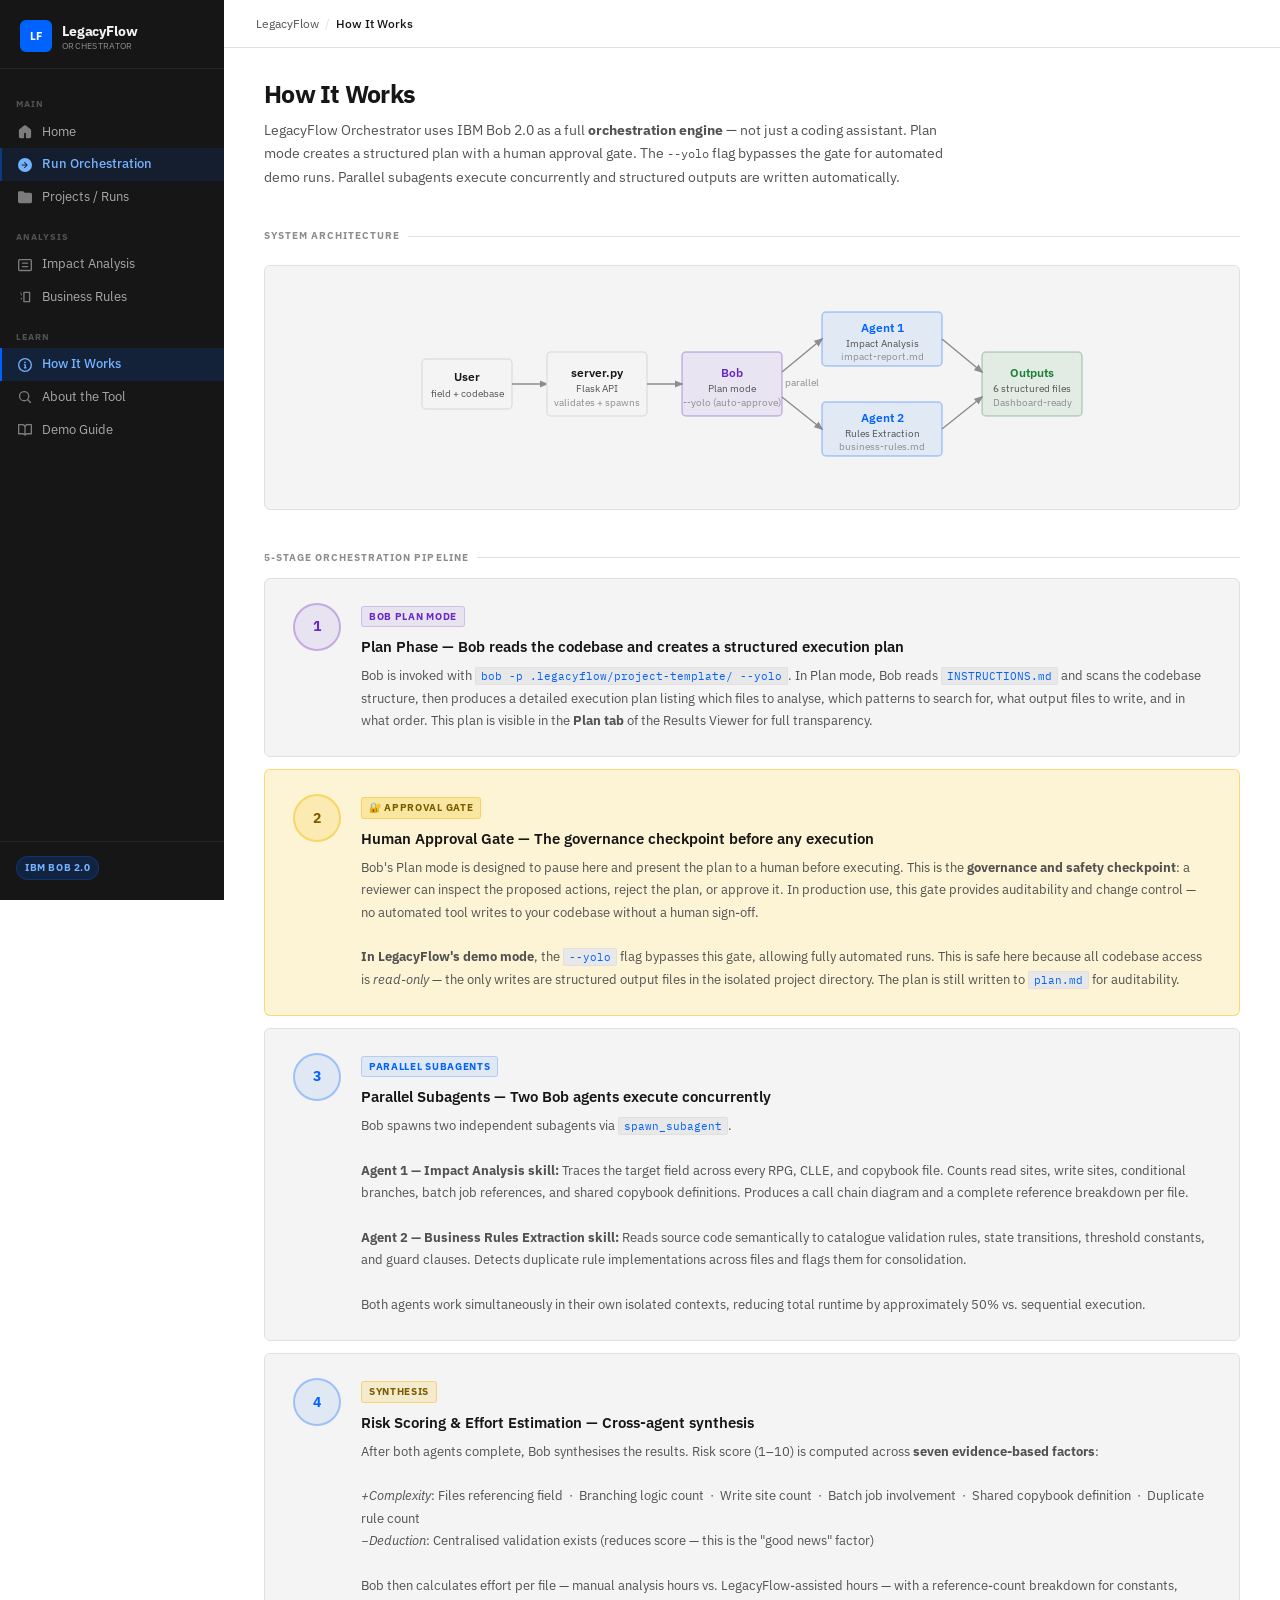
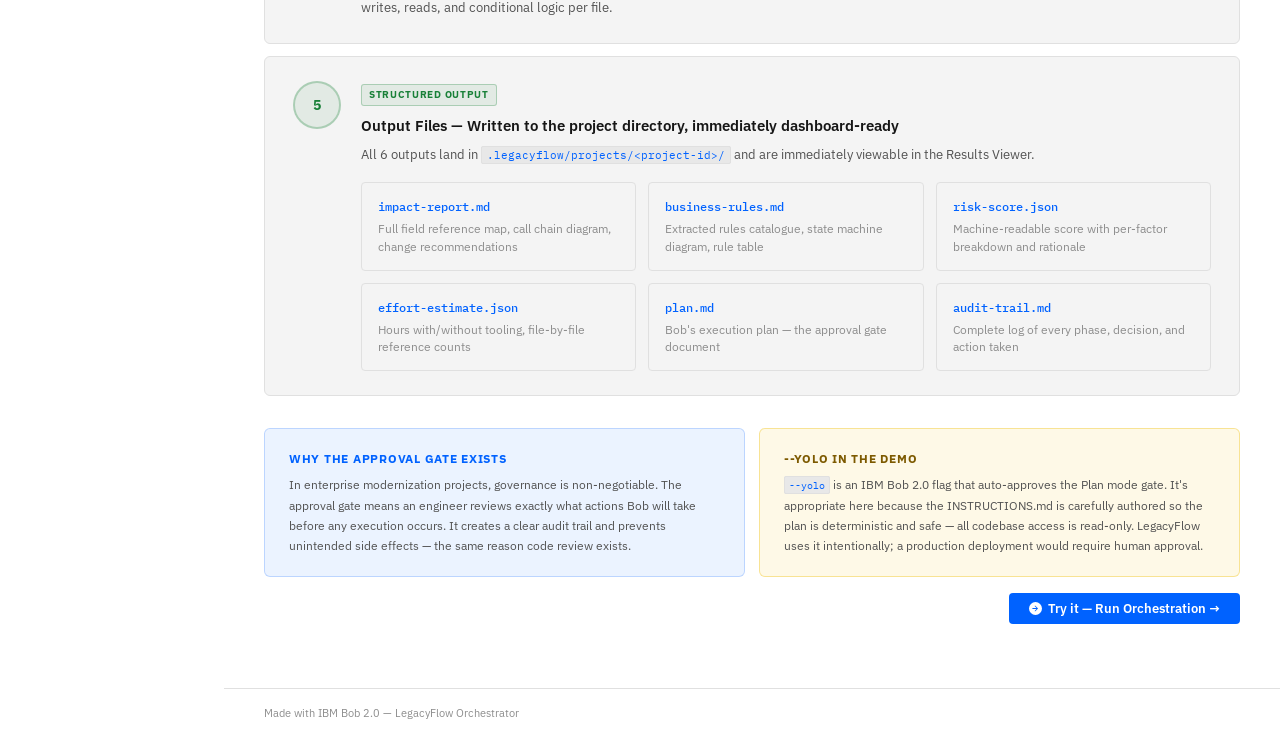
<file: dashboard/how-it-works.html>
<!DOCTYPE html>
<html lang="en">
<head>
  <meta charset="UTF-8" />
  <meta name="viewport" content="width=device-width, initial-scale=1.0" />
  <title>LegacyFlow — How It Works</title>
  <link rel="stylesheet" href="assets/style.css" />
  <style>
    .hiw-section { margin-bottom: 48px; }
    .phase-card {
      background: var(--surface); border: 1px solid var(--border);
      border-radius: var(--radius-lg); padding: 24px 28px; margin-bottom: 12px;
      display: grid; grid-template-columns: 48px 1fr; gap: 20px; align-items: flex-start;
    }
    .phase-num {
      width: 48px; height: 48px; border-radius: 50%;
      display: flex; align-items: center; justify-content: center;
      font-size: 0.95rem; font-weight: 700; flex-shrink: 0;
    }
    .phase-num-1 { background: var(--purple-dim); color: var(--purple); border: 2px solid rgba(105,41,196,0.3); }
    .phase-num-2 { background: rgba(241,194,27,0.18); color: #7d5a00; border: 2px solid rgba(241,194,27,0.5); }
    .phase-num-3 { background: var(--accent-dim); color: var(--accent); border: 2px solid rgba(0,98,255,0.3); }
    .phase-num-4 { background: var(--success-dim); color: var(--success); border: 2px solid var(--success-border); }
    .phase-title { font-size: 1rem; font-weight: 600; color: var(--text); margin-bottom: 6px; }
    .phase-body  { font-size: 0.875rem; color: var(--text-secondary); line-height: 1.7; }
    .phase-body code { font-family: "IBM Plex Mono", monospace; background: var(--surface-2); border: 1px solid var(--border); border-radius: 2px; padding: 1px 5px; font-size: 0.85em; color: var(--accent); }
    .phase-tag {
      display: inline-flex; align-items: center; gap: 4px;
      font-size: 0.65rem; font-weight: 700; text-transform: uppercase; letter-spacing: 0.07em;
      padding: 2px 7px; border-radius: 3px; margin-bottom: 8px;
    }
    .output-grid { display: grid; grid-template-columns: repeat(auto-fill, minmax(220px, 1fr)); gap: 12px; margin-top: 16px; }
    .output-item {
      background: var(--surface); border: 1px solid var(--border);
      border-radius: var(--radius); padding: 14px 16px;
    }
    .output-item-name { font-family: "IBM Plex Mono", monospace; font-size: 0.8rem; color: var(--accent); font-weight: 500; margin-bottom: 4px; }
    .output-item-desc { font-size: 0.78rem; color: var(--text-muted); line-height: 1.5; }
    .arch-diagram {
      background: var(--surface); border: 1px solid var(--border);
      border-radius: var(--radius-lg); padding: 28px; margin: 20px 0; text-align: center;
    }
  </style>
</head>
<body>
<div class="app-shell">
  <aside class="sidebar">
    <a class="sidebar-logo" href="index.html">
      <div class="sidebar-logo-icon">LF</div>
      <div class="sidebar-logo-text"><div class="sidebar-logo-name">LegacyFlow</div><div class="sidebar-logo-sub">Orchestrator</div></div>
    </a>
    <nav class="sidebar-nav">
      <div class="sidebar-section">Main</div>
      <a class="sidebar-link" href="index.html"><svg width="14" height="14" viewBox="0 0 16 16" fill="currentColor"><path d="M6.906.664a1.749 1.749 0 0 1 2.188 0l5.25 4.2c.415.332.657.835.656 1.366l-.002 7.17A1.75 1.75 0 0 1 13.25 15h-3.5a.75.75 0 0 1-.75-.75V9H7v5.25a.75.75 0 0 1-.75.75h-3.5A1.75 1.75 0 0 1 1 13.401V6.23c0-.531.242-1.034.656-1.366L6.906.664Z"/></svg>Home</a>
      <a class="sidebar-link sidebar-link-cta" href="orchestrate.html"><svg width="14" height="14" viewBox="0 0 16 16" fill="currentColor"><path d="M8 0a8 8 0 1 1 0 16A8 8 0 0 1 8 0ZM4.5 7.5a.5.5 0 0 0 0 1h4.793l-2.147 2.146a.5.5 0 0 0 .708.708l3-3a.5.5 0 0 0 0-.708l-3-3a.5.5 0 1 0-.708.708L9.293 7.5H4.5Z"/></svg>Run Orchestration</a>
      <a class="sidebar-link" href="projects.html"><svg width="14" height="14" viewBox="0 0 16 16" fill="currentColor"><path d="M1.75 1A1.75 1.75 0 0 0 0 2.75v10.5C0 14.216.784 15 1.75 15h12.5A1.75 1.75 0 0 0 16 13.25v-8.5A1.75 1.75 0 0 0 14.25 3H7.5L6.25 1.5h-4.5Z"/></svg>Projects / Runs</a>
      <div class="sidebar-section">Analysis</div>
      <a class="sidebar-link" href="projects.html?filter=impact-analysis"><svg width="14" height="14" viewBox="0 0 16 16" fill="currentColor"><path d="M1.5 2.75a.25.25 0 0 1 .25-.25h12.5a.25.25 0 0 1 .25.25v10.5a.25.25 0 0 1-.25.25H1.75a.25.25 0 0 1-.25-.25ZM1.75 1A1.75 1.75 0 0 0 0 2.75v10.5C0 14.216.784 15 1.75 15h12.5A1.75 1.75 0 0 0 16 13.25V2.75A1.75 1.75 0 0 0 14.25 1ZM5 9a.75.75 0 0 0 0 1.5h6a.75.75 0 0 0 0-1.5Zm-.75-3.25a.75.75 0 0 1 .75-.75h6a.75.75 0 0 1 0 1.5H5a.75.75 0 0 1-.75-.75Z"/></svg>Impact Analysis</a>
      <a class="sidebar-link" href="projects.html?filter=business-rules-extraction"><svg width="14" height="14" viewBox="0 0 16 16" fill="currentColor"><path d="M3.75 2h-.75v1.5h.75a.25.25 0 0 1 0 .5H3a.75.75 0 0 1 0-1.5h.75ZM3 5.25a.75.75 0 0 1 .75-.75h.75v1.5H3.75A.25.25 0 0 1 3.5 5.75V5.25ZM4.5 9h-.75a.75.75 0 0 0 0 1.5H4.5V9ZM6 2.75A.75.75 0 0 1 6.75 2h6.5A.75.75 0 0 1 14 2.75v10.5A.75.75 0 0 1 13.25 14h-6.5A.75.75 0 0 1 6 13.25ZM7.5 3.5v9h5v-9Z"/></svg>Business Rules</a>
      <div class="sidebar-section">Learn</div>
      <a class="sidebar-link active" href="how-it-works.html"><svg width="14" height="14" viewBox="0 0 16 16" fill="currentColor"><path d="M0 8a8 8 0 1 1 16 0A8 8 0 0 1 0 8Zm8-6.5a6.5 6.5 0 1 0 0 13 6.5 6.5 0 0 0 0-13ZM6.5 7.75A.75.75 0 0 1 7.25 7h1a.75.75 0 0 1 .75.75v2.75h.25a.75.75 0 0 1 0 1.5h-2a.75.75 0 0 1 0-1.5h.25v-2h-.25a.75.75 0 0 1-.75-.75ZM8 6a1 1 0 1 1 0-2 1 1 0 0 1 0 2Z"/></svg>How It Works</a>
      <a class="sidebar-link" href="about.html"><svg width="14" height="14" viewBox="0 0 16 16" fill="currentColor"><path d="M10.68 11.74a6 6 0 0 1-7.922-8.982 6 6 0 0 1 8.982 7.922l3.04 3.04a.749.749 0 0 1-.326 1.275.749.749 0 0 1-.734-.215ZM11.5 7a4.499 4.499 0 1 0-8.997 0A4.499 4.499 0 0 0 11.5 7Z"/></svg>About the Tool</a>
      <a class="sidebar-link" href="demo-guide.html"><svg width="14" height="14" viewBox="0 0 16 16" fill="currentColor"><path d="M0 1.75A.75.75 0 0 1 .75 1h4.253c1.227 0 2.317.59 3 1.501A3.743 3.743 0 0 1 11.006 1h4.245a.75.75 0 0 1 .75.75v10.5a.75.75 0 0 1-.75.75h-4.507a2.25 2.25 0 0 0-1.591.659l-.622.621a.75.75 0 0 1-1.06 0l-.622-.621A2.25 2.25 0 0 0 5.258 13H.75a.75.75 0 0 1-.75-.75Zm7.251 10.324.004-5.073-.002-2.253A2.25 2.25 0 0 0 5.003 2.5H1.5v9h3.757a3.75 3.75 0 0 1 1.994.574ZM8.755 4.75l-.004 7.322a3.752 3.752 0 0 1 1.992-.572H14.5v-9h-3.495a2.25 2.25 0 0 0-2.25 2.25Z"/></svg>Demo Guide</a>
    </nav>
    <div class="sidebar-footer"><span class="sidebar-badge">IBM Bob 2.0</span></div>
  </aside>

  <div class="main-content">
    <div class="topbar">
      <div class="topbar-breadcrumb">
        <a href="index.html">LegacyFlow</a><span class="sep">/</span>
        <span class="current">How It Works</span>
      </div>
    </div>

    <div class="page-body">
      <div class="page-title">How It Works</div>
      <p class="page-subtitle" style="margin-bottom:40px">
        LegacyFlow Orchestrator uses IBM Bob 2.0 as a full <strong>orchestration engine</strong> — not just a coding assistant.
        Plan mode creates a structured plan with a human approval gate. The <code style="font-family:'IBM Plex Mono',monospace;font-size:0.85em">--yolo</code> flag
        bypasses the gate for automated demo runs. Parallel subagents execute concurrently and structured outputs are written automatically.
      </p>

      <!-- Architecture diagram -->
      <div class="section-label">System Architecture</div>
      <div class="arch-diagram">
        <svg xmlns="http://www.w3.org/2000/svg" width="680" height="180" viewBox="0 0 680 180" font-family="IBM Plex Sans, sans-serif" font-size="12">
          <!-- User -->
          <rect x="10" y="65" width="90" height="50" rx="4" fill="#f4f4f4" stroke="#e0e0e0" stroke-width="1.5"/>
          <text x="55" y="87" text-anchor="middle" font-weight="600" fill="#161616">User</text>
          <text x="55" y="103" text-anchor="middle" font-size="10" fill="#525252">field + codebase</text>
          <!-- Arrow -->
          <line x1="100" y1="90" x2="135" y2="90" stroke="#8d8d8d" stroke-width="1.5" marker-end="url(#a)"/>
          <!-- Flask -->
          <rect x="135" y="58" width="100" height="64" rx="4" fill="#f4f4f4" stroke="#e0e0e0" stroke-width="1.5"/>
          <text x="185" y="83" text-anchor="middle" font-weight="600" fill="#161616">server.py</text>
          <text x="185" y="98" text-anchor="middle" font-size="10" fill="#525252">Flask API</text>
          <text x="185" y="112" text-anchor="middle" font-size="10" fill="#8d8d8d">validates + spawns</text>
          <!-- Arrow -->
          <line x1="235" y1="90" x2="270" y2="90" stroke="#8d8d8d" stroke-width="1.5" marker-end="url(#a)"/>
          <!-- Bob Plan -->
          <rect x="270" y="58" width="100" height="64" rx="4" fill="rgba(105,41,196,0.08)" stroke="rgba(105,41,196,0.3)" stroke-width="1.5"/>
          <text x="320" y="83" text-anchor="middle" font-weight="600" fill="#6929c4">Bob</text>
          <text x="320" y="98" text-anchor="middle" font-size="10" fill="#525252">Plan mode</text>
          <text x="320" y="112" text-anchor="middle" font-size="10" fill="#8d8d8d">--yolo (auto-approve)</text>
          <!-- Fork arrows -->
          <line x1="370" y1="78" x2="410" y2="45" stroke="#8d8d8d" stroke-width="1.5" marker-end="url(#a)"/>
          <line x1="370" y1="103" x2="410" y2="135" stroke="#8d8d8d" stroke-width="1.5" marker-end="url(#a)"/>
          <text x="390" y="92" font-size="10" fill="#8d8d8d" text-anchor="middle">parallel</text>
          <!-- Impact Agent -->
          <rect x="410" y="18" width="120" height="54" rx="4" fill="rgba(0,98,255,0.08)" stroke="rgba(0,98,255,0.3)" stroke-width="1.5"/>
          <text x="470" y="38" text-anchor="middle" font-weight="600" fill="#0062ff">Agent 1</text>
          <text x="470" y="53" text-anchor="middle" font-size="10" fill="#525252">Impact Analysis</text>
          <text x="470" y="66" text-anchor="middle" font-size="10" fill="#8d8d8d">impact-report.md</text>
          <!-- Rules Agent -->
          <rect x="410" y="108" width="120" height="54" rx="4" fill="rgba(0,98,255,0.08)" stroke="rgba(0,98,255,0.3)" stroke-width="1.5"/>
          <text x="470" y="128" text-anchor="middle" font-weight="600" fill="#0062ff">Agent 2</text>
          <text x="470" y="143" text-anchor="middle" font-size="10" fill="#525252">Rules Extraction</text>
          <text x="470" y="156" text-anchor="middle" font-size="10" fill="#8d8d8d">business-rules.md</text>
          <!-- Merge arrow -->
          <line x1="530" y1="45" x2="570" y2="78" stroke="#8d8d8d" stroke-width="1.5" marker-end="url(#a)"/>
          <line x1="530" y1="135" x2="570" y2="103" stroke="#8d8d8d" stroke-width="1.5" marker-end="url(#a)"/>
          <!-- Outputs -->
          <rect x="570" y="58" width="100" height="64" rx="4" fill="rgba(25,128,56,0.08)" stroke="rgba(25,128,56,0.28)" stroke-width="1.5"/>
          <text x="620" y="83" text-anchor="middle" font-weight="600" fill="#198038">Outputs</text>
          <text x="620" y="98" text-anchor="middle" font-size="10" fill="#525252">6 structured files</text>
          <text x="620" y="112" text-anchor="middle" font-size="10" fill="#8d8d8d">Dashboard-ready</text>
          <defs>
            <marker id="a" markerWidth="6" markerHeight="5" refX="5" refY="2.5" orient="auto">
              <polygon points="0 0,6 2.5,0 5" fill="#8d8d8d"/>
            </marker>
          </defs>
        </svg>
      </div>

      <!-- Phases -->
      <div class="section-label" style="margin-top:40px">5-Stage Orchestration Pipeline</div>

      <!-- Stage 1 -->
      <div class="phase-card">
        <div class="phase-num phase-num-1">1</div>
        <div>
          <div class="phase-tag tl-phase-plan">Bob Plan mode</div>
          <div class="phase-title">Plan Phase — Bob reads the codebase and creates a structured execution plan</div>
          <div class="phase-body">
            Bob is invoked with <code>bob -p .legacyflow/project-template/ --yolo</code>. In Plan mode, Bob reads
            <code>INSTRUCTIONS.md</code> and scans the codebase structure, then produces a detailed execution plan
            listing which files to analyse, which patterns to search for, what output files to write, and in what order.
            This plan is visible in the <strong>Plan tab</strong> of the Results Viewer for full transparency.
          </div>
        </div>
      </div>

      <!-- Stage 2 — Approval Gate callout -->
      <div class="phase-card" style="border-color:var(--warn-border);background:var(--warn-dim)">
        <div class="phase-num phase-num-2">2</div>
        <div>
          <div class="phase-tag" style="background:rgba(241,194,27,0.28);color:#7d5a00;border:1px solid rgba(241,194,27,0.5)">🔐 Approval Gate</div>
          <div class="phase-title">Human Approval Gate — The governance checkpoint before any execution</div>
          <div class="phase-body">
            Bob's Plan mode is designed to pause here and present the plan to a human before executing.
            This is the <strong>governance and safety checkpoint</strong>: a reviewer can inspect the proposed actions,
            reject the plan, or approve it. In production use, this gate provides auditability and change control
            — no automated tool writes to your codebase without a human sign-off.
            <br><br>
            <strong>In LegacyFlow's demo mode</strong>, the <code>--yolo</code> flag bypasses this gate, allowing fully automated runs.
            This is safe here because all codebase access is <em>read-only</em> — the only writes are structured output files
            in the isolated project directory. The plan is still written to <code>plan.md</code> for auditability.
          </div>
        </div>
      </div>

      <!-- Stage 3 -->
      <div class="phase-card">
        <div class="phase-num phase-num-3" style="background:var(--accent-dim);color:var(--accent);border-color:rgba(0,98,255,0.3)">3</div>
        <div>
          <div class="phase-tag tl-phase-explore">Parallel subagents</div>
          <div class="phase-title">Parallel Subagents — Two Bob agents execute concurrently</div>
          <div class="phase-body">
            Bob spawns two independent subagents via <code>spawn_subagent</code>.
            <br><br>
            <strong>Agent 1 — Impact Analysis skill:</strong> Traces the target field across every RPG, CLLE, and copybook file.
            Counts read sites, write sites, conditional branches, batch job references, and shared copybook definitions.
            Produces a call chain diagram and a complete reference breakdown per file.
            <br><br>
            <strong>Agent 2 — Business Rules Extraction skill:</strong> Reads source code semantically to catalogue
            validation rules, state transitions, threshold constants, and guard clauses. Detects duplicate rule implementations
            across files and flags them for consolidation.
            <br><br>
            Both agents work simultaneously in their own isolated contexts, reducing total runtime by approximately 50% vs. sequential execution.
          </div>
        </div>
      </div>

      <!-- Stage 4 -->
      <div class="phase-card">
        <div class="phase-num phase-num-3">4</div>
        <div>
          <div class="phase-tag tl-phase-synthesis">Synthesis</div>
          <div class="phase-title">Risk Scoring &amp; Effort Estimation — Cross-agent synthesis</div>
          <div class="phase-body">
            After both agents complete, Bob synthesises the results. Risk score (1–10) is computed across <strong>seven evidence-based factors</strong>:
            <br><br>
            <em>+Complexity</em>: Files referencing field &nbsp;·&nbsp; Branching logic count &nbsp;·&nbsp; Write site count
            &nbsp;·&nbsp; Batch job involvement &nbsp;·&nbsp; Shared copybook definition &nbsp;·&nbsp; Duplicate rule count<br>
            <em>−Deduction</em>: Centralised validation exists (reduces score — this is the "good news" factor)
            <br><br>
            Bob then calculates effort per file — manual analysis hours vs. LegacyFlow-assisted hours — with a reference-count
            breakdown for constants, writes, reads, and conditional logic per file.
          </div>
        </div>
      </div>

      <!-- Stage 5 -->
      <div class="phase-card">
        <div class="phase-num phase-num-4">5</div>
        <div>
          <div class="phase-tag tl-phase-output">Structured output</div>
          <div class="phase-title">Output Files — Written to the project directory, immediately dashboard-ready</div>
          <div class="phase-body">All 6 outputs land in <code>.legacyflow/projects/&lt;project-id&gt;/</code> and are immediately viewable in the Results Viewer.</div>
          <div class="output-grid">
            <div class="output-item"><div class="output-item-name">impact-report.md</div><div class="output-item-desc">Full field reference map, call chain diagram, change recommendations</div></div>
            <div class="output-item"><div class="output-item-name">business-rules.md</div><div class="output-item-desc">Extracted rules catalogue, state machine diagram, rule table</div></div>
            <div class="output-item"><div class="output-item-name">risk-score.json</div><div class="output-item-desc">Machine-readable score with per-factor breakdown and rationale</div></div>
            <div class="output-item"><div class="output-item-name">effort-estimate.json</div><div class="output-item-desc">Hours with/without tooling, file-by-file reference counts</div></div>
            <div class="output-item"><div class="output-item-name">plan.md</div><div class="output-item-desc">Bob's execution plan — the approval gate document</div></div>
            <div class="output-item"><div class="output-item-name">audit-trail.md</div><div class="output-item-desc">Complete log of every phase, decision, and action taken</div></div>
          </div>
        </div>
      </div>

      <!-- Why the approval gate matters -->
      <div style="margin-top:32px;display:grid;grid-template-columns:1fr 1fr;gap:14px">
        <div style="padding:20px 24px;background:var(--accent-dim);border:1px solid rgba(0,98,255,0.2);border-radius:var(--radius-lg);">
          <div style="font-size:0.82rem;font-weight:700;color:var(--accent);margin-bottom:6px;text-transform:uppercase;letter-spacing:0.06em">Why the approval gate exists</div>
          <div style="font-size:0.82rem;color:var(--text-secondary);line-height:1.65">
            In enterprise modernization projects, governance is non-negotiable. The approval gate means an engineer reviews
            exactly what actions Bob will take before any execution occurs. It creates a clear audit trail and prevents
            unintended side effects — the same reason code review exists.
          </div>
        </div>
        <div style="padding:20px 24px;background:rgba(241,194,27,0.1);border:1px solid rgba(241,194,27,0.4);border-radius:var(--radius-lg);">
          <div style="font-size:0.82rem;font-weight:700;color:#7d5a00;margin-bottom:6px;text-transform:uppercase;letter-spacing:0.06em">--yolo in the demo</div>
          <div style="font-size:0.82rem;color:var(--text-secondary);line-height:1.65">
            <code style="font-family:'IBM Plex Mono',monospace;background:var(--surface-2);border:1px solid var(--border);border-radius:2px;padding:1px 4px;font-size:0.85em;color:var(--accent)">--yolo</code>
            is an IBM Bob 2.0 flag that auto-approves the Plan mode gate. It's appropriate here because
            the INSTRUCTIONS.md is carefully authored so the plan is deterministic and safe — all codebase access is read-only.
            LegacyFlow uses it intentionally; a production deployment would require human approval.
          </div>
        </div>
      </div>
      <div style="margin-top:16px;text-align:right">
        <a href="orchestrate.html" class="btn btn-primary" style="display:inline-flex;align-items:center;gap:6px">
          <svg width="13" height="13" viewBox="0 0 16 16" fill="currentColor"><path d="M8 0a8 8 0 1 1 0 16A8 8 0 0 1 8 0ZM4.5 7.5a.5.5 0 0 0 0 1h4.793l-2.147 2.146a.5.5 0 0 0 .708.708l3-3a.5.5 0 0 0 0-.708l-3-3a.5.5 0 1 0-.708.708L9.293 7.5H4.5Z"/></svg>
          Try it — Run Orchestration →
        </a>
      </div>

    </div>
    <footer class="site-footer">Made with IBM Bob 2.0 &mdash; LegacyFlow Orchestrator</footer>
  </div>
</div>
</body>
</html>
</file>
<file: dashboard/assets/style.css>
/* ============================================================
   LegacyFlow Orchestrator — Design System
   IBM Carbon Light · IBM Plex Sans/Mono · Sidebar shell
   ============================================================ */

@import url('https://fonts.googleapis.com/css2?family=IBM+Plex+Mono:wght@400;500&family=IBM+Plex+Sans:wght@300;400;500;600;700&display=swap');

*, *::before, *::after { box-sizing: border-box; margin: 0; padding: 0; }

/* ── Design tokens ──────────────────────────────────────────── */
:root {
  /* Carbon palette */
  --bg:            #ffffff;
  --bg-secondary:  #f4f4f4;
  --surface:       #f4f4f4;
  --surface-2:     #e8e8e8;
  --border:        #e0e0e0;
  --border-subtle: #f4f4f4;
  --text:          #161616;
  --text-secondary:#525252;
  --text-muted:    #8d8d8d;

  /* Sidebar */
  --sidebar-bg:    #161616;
  --sidebar-w:     224px;
  --sidebar-text:  #f4f4f4;
  --sidebar-muted: #8d8d8d;
  --sidebar-hover: #262626;
  --sidebar-active:#0062ff;
  --sidebar-active-bg: rgba(0,98,255,0.15);

  /* Accent */
  --accent:        #0062ff;
  --accent-dim:    rgba(0,98,255,0.08);
  --accent-hover:  #0043ce;

  /* Status */
  --danger:        #da1e28;
  --danger-dim:    rgba(218,30,40,0.08);
  --danger-border: rgba(218,30,40,0.28);
  --warn:          #b45309;
  --warn-dim:      rgba(241,194,27,0.18);
  --warn-border:   rgba(241,194,27,0.5);
  --success:       #198038;
  --success-dim:   rgba(25,128,56,0.08);
  --success-border:rgba(25,128,56,0.28);
  --critical:      #da1e28;
  --critical-dim:  rgba(218,30,40,0.08);
  --purple:        #6929c4;
  --purple-dim:    rgba(105,41,196,0.08);

  /* Shape */
  --radius:        4px;
  --radius-sm:     2px;
  --radius-lg:     6px;
  --shadow:        0 1px 3px rgba(0,0,0,0.12), 0 4px 12px rgba(0,0,0,0.08);
  --shadow-sm:     0 1px 2px rgba(0,0,0,0.08);
  --shadow-lg:     0 4px 16px rgba(0,0,0,0.12), 0 12px 40px rgba(0,0,0,0.08);
}

html { font-size: 15px; scroll-behavior: smooth; }

body {
  font-family: "IBM Plex Sans", -apple-system, "Segoe UI", system-ui, sans-serif;
  background: var(--bg);
  color: var(--text);
  line-height: 1.6;
  min-height: 100vh;
}

/* ── App shell (sidebar + main) ─────────────────────────────── */
.app-shell {
  display: flex;
  min-height: 100vh;
}

/* ── Sidebar ────────────────────────────────────────────────── */
.sidebar {
  width: var(--sidebar-w);
  background: var(--sidebar-bg);
  display: flex;
  flex-direction: column;
  position: fixed;
  top: 0;
  left: 0;
  height: 100vh;
  z-index: 200;
  overflow-y: auto;
  overflow-x: hidden;
  scrollbar-width: thin;
  scrollbar-color: #333 transparent;
  flex-shrink: 0;
}

.sidebar::-webkit-scrollbar { width: 4px; }
.sidebar::-webkit-scrollbar-track { background: transparent; }
.sidebar::-webkit-scrollbar-thumb { background: #333; border-radius: 2px; }

.sidebar-logo {
  display: flex;
  align-items: center;
  gap: 10px;
  padding: 20px 20px 16px;
  border-bottom: 1px solid #262626;
  text-decoration: none;
  flex-shrink: 0;
}

.sidebar-logo-icon {
  width: 32px;
  height: 32px;
  background: var(--accent);
  border-radius: 6px;
  display: flex;
  align-items: center;
  justify-content: center;
  font-size: 0.75rem;
  font-weight: 800;
  color: #fff;
  flex-shrink: 0;
  letter-spacing: -0.02em;
}

.sidebar-logo-text {
  display: flex;
  flex-direction: column;
  gap: 0;
  min-width: 0;
}

.sidebar-logo-name {
  font-size: 0.95rem;
  font-weight: 700;
  color: #f4f4f4;
  letter-spacing: -0.01em;
  line-height: 1.2;
}

.sidebar-logo-sub {
  font-size: 0.62rem;
  color: var(--sidebar-muted);
  letter-spacing: 0.03em;
  text-transform: uppercase;
  line-height: 1;
  margin-top: 2px;
}

.sidebar-nav {
  flex: 1;
  padding: 12px 0;
}

.sidebar-section {
  padding: 16px 16px 4px;
  font-size: 0.62rem;
  font-weight: 700;
  text-transform: uppercase;
  letter-spacing: 0.1em;
  color: #525252;
}

.sidebar-link {
  display: flex;
  align-items: center;
  gap: 10px;
  padding: 8px 16px;
  color: #a8a8a8;
  text-decoration: none;
  font-size: 0.85rem;
  font-weight: 400;
  transition: background 0.1s, color 0.1s;
  border-left: 2px solid transparent;
  line-height: 1.3;
}

.sidebar-link:hover {
  background: var(--sidebar-hover);
  color: #f4f4f4;
}

.sidebar-link.active {
  background: var(--sidebar-active-bg);
  color: #74b3ff;
  border-left-color: var(--accent);
  font-weight: 500;
}

.sidebar-link svg {
  flex-shrink: 0;
  opacity: 0.7;
}

.sidebar-link.active svg { opacity: 1; }

/* ── Sidebar CTA link (Run Orchestration) ───────────────────── */
.sidebar-link-cta {
  color: #74b3ff;
  background: rgba(0, 98, 255, 0.1);
  border-left-color: rgba(0, 98, 255, 0.4);
  font-weight: 500;
}

.sidebar-link-cta svg { opacity: 1; }

.sidebar-link-cta:hover {
  background: rgba(0, 98, 255, 0.18);
  color: #a6c8ff;
}

.sidebar-link-cta.active {
  background: rgba(0, 98, 255, 0.22);
  border-left-color: var(--accent);
  color: #74b3ff;
}

.sidebar-footer {
  padding: 12px 16px 20px;
  border-top: 1px solid #262626;
  flex-shrink: 0;
}

.sidebar-badge {
  display: inline-flex;
  align-items: center;
  gap: 4px;
  padding: 3px 8px;
  background: rgba(0,98,255,0.18);
  color: #74b3ff;
  border: 1px solid rgba(0,98,255,0.3);
  border-radius: 20px;
  font-size: 0.65rem;
  font-weight: 700;
  text-transform: uppercase;
  letter-spacing: 0.06em;
}

/* ── Main content area ──────────────────────────────────────── */
.main-content {
  flex: 1;
  margin-left: var(--sidebar-w);
  display: flex;
  flex-direction: column;
  min-height: 100vh;
  min-width: 0;
}

/* ── Top bar ────────────────────────────────────────────────── */
.topbar {
  background: rgba(255,255,255,0.9);
  backdrop-filter: blur(12px);
  -webkit-backdrop-filter: blur(12px);
  border-bottom: 1px solid var(--border);
  padding: 0 32px;
  height: 48px;
  display: flex;
  align-items: center;
  gap: 12px;
  position: sticky;
  top: 0;
  z-index: 100;
  flex-shrink: 0;
}

.topbar-breadcrumb {
  display: flex;
  align-items: center;
  gap: 6px;
  font-size: 0.8rem;
  color: var(--text-muted);
  flex: 1;
  min-width: 0;
}

.topbar-breadcrumb a { color: var(--text-secondary); text-decoration: none; }
.topbar-breadcrumb a:hover { color: var(--accent); }
.topbar-breadcrumb .sep { color: var(--border); }
.topbar-breadcrumb .current { color: var(--text); font-weight: 500; white-space: nowrap; overflow: hidden; text-overflow: ellipsis; }

.topbar-actions { display: flex; align-items: center; gap: 8px; margin-left: auto; }

/* ── Page body ──────────────────────────────────────────────── */
.page-body {
  flex: 1;
  padding: 32px 40px 64px;
  max-width: 1120px;
  width: 100%;
}

.page-body.wide { max-width: none; }

/* ── Buttons ────────────────────────────────────────────────── */
.btn {
  display: inline-flex;
  align-items: center;
  gap: 6px;
  padding: 9px 20px;
  border-radius: var(--radius);
  font-family: inherit;
  font-size: 0.875rem;
  font-weight: 600;
  cursor: pointer;
  border: none;
  text-decoration: none;
  transition: background 0.15s, box-shadow 0.15s;
  white-space: nowrap;
  line-height: 1;
}

.btn-primary {
  background: var(--accent);
  color: #fff;
}
.btn-primary:hover { background: var(--accent-hover); box-shadow: 0 2px 8px rgba(0,98,255,0.3); }

.btn-secondary {
  background: var(--surface);
  color: var(--text);
  border: 1px solid var(--border);
}
.btn-secondary:hover { background: var(--surface-2); }

.btn-ghost {
  background: transparent;
  color: var(--accent);
  border: 1px solid rgba(0,98,255,0.3);
}
.btn-ghost:hover { background: var(--accent-dim); }

.btn-lg { padding: 13px 28px; font-size: 1rem; border-radius: 6px; }
.btn-sm { padding: 5px 12px; font-size: 0.78rem; }

/* ── Typography ─────────────────────────────────────────────── */
.page-title {
  font-size: 1.65rem;
  font-weight: 700;
  letter-spacing: -0.03em;
  color: var(--text);
  line-height: 1.2;
  margin-bottom: 8px;
}

.page-subtitle {
  font-size: 0.95rem;
  color: var(--text-secondary);
  line-height: 1.65;
  max-width: 680px;
}

.section-label {
  font-size: 0.68rem;
  font-weight: 700;
  text-transform: uppercase;
  letter-spacing: 0.1em;
  color: var(--text-muted);
  margin-bottom: 12px;
  display: flex;
  align-items: center;
  gap: 8px;
}

.section-label::after {
  content: '';
  flex: 1;
  height: 1px;
  background: var(--border);
}

/* ── Cards ──────────────────────────────────────────────────── */
.card {
  background: var(--surface);
  border: 1px solid var(--border);
  border-radius: var(--radius-lg);
  padding: 20px 24px;
  text-decoration: none;
  display: block;
  color: inherit;
  transition: border-color 0.15s, box-shadow 0.15s, background 0.15s;
  position: relative;
  overflow: hidden;
}

.card::before {
  content: '';
  position: absolute;
  top: 0; left: 0; right: 0;
  height: 2px;
  background: transparent;
  transition: background 0.15s;
}

.card:hover { border-color: var(--accent); box-shadow: var(--shadow); }
.card:hover::before { background: var(--accent); }

.card-header { display: flex; align-items: flex-start; gap: 16px; margin-bottom: 14px; }
.card-title  { font-size: 1rem; font-weight: 600; color: var(--text); line-height: 1.4; flex: 1; }
.card-pills  { display: flex; gap: 6px; flex-wrap: wrap; align-items: center; margin-top: 8px; }

.card-footer {
  display: flex;
  align-items: center;
  gap: 16px;
  flex-wrap: wrap;
  padding-top: 12px;
  border-top: 1px solid var(--border-subtle);
}

.card-meta-item { display: flex; align-items: center; gap: 5px; font-size: 0.78rem; color: var(--text-muted); }
.card-meta-item svg { opacity: 0.6; flex-shrink: 0; }
.card-cta { margin-left: auto; font-size: 0.8rem; font-weight: 600; color: var(--accent); display: flex; align-items: center; gap: 4px; }

/* ── Badges ─────────────────────────────────────────────────── */
.badge {
  display: inline-flex; align-items: center; gap: 4px;
  padding: 3px 9px;
  border-radius: 20px;
  font-size: 0.72rem;
  font-weight: 600;
  white-space: nowrap;
  letter-spacing: 0.01em;
  border: 1px solid transparent;
}

.badge-low      { background: var(--success-dim);            color: var(--success); border-color: var(--success-border); }
.badge-medium   { background: rgba(241,194,27,0.18);         color: #7d5a00;        border-color: rgba(241,194,27,0.5); }
.badge-high     { background: var(--danger-dim);             color: var(--danger);  border-color: var(--danger-border); }
.badge-critical { background: var(--critical-dim);           color: var(--critical);border-color: var(--danger-border); }
.badge-blue     { background: var(--accent-dim);             color: var(--accent);  border-color: rgba(0,98,255,0.2); }
.badge-purple   { background: var(--purple-dim);             color: var(--purple);  border-color: rgba(105,41,196,0.2); }
.badge-gray     { background: rgba(141,141,141,0.1); color: var(--text-secondary); border-color: var(--border); }

.wf-pill {
  font-size: 0.65rem;
  padding: 2px 8px;
  border-radius: 4px;
  background: var(--purple-dim);
  color: var(--purple);
  font-weight: 700;
  text-transform: uppercase;
  letter-spacing: 0.06em;
  border: 1px solid rgba(105,41,196,0.2);
}

/* ── Risk rings ─────────────────────────────────────────────── */
.risk-ring {
  width: 48px; height: 48px;
  border-radius: 50%;
  display: flex; align-items: center; justify-content: center;
  font-size: 1rem; font-weight: 700;
  flex-shrink: 0; position: relative;
}
.risk-ring::after { content:''; position:absolute; inset:-3px; border-radius:50%; border:2px solid transparent; }
.risk-ring-low    { background: var(--success-dim);  color: var(--success);  }
.risk-ring-low::after    { border-color: var(--success-border); }
.risk-ring-medium { background: var(--warn-dim);     color: var(--warn);     }
.risk-ring-medium::after { border-color: var(--warn-border); }
.risk-ring-high   { background: var(--danger-dim);   color: var(--danger);   }
.risk-ring-high::after   { border-color: var(--danger-border); }
.risk-ring-critical { background: var(--critical-dim); color: var(--critical); }
.risk-ring-critical::after { border-color: rgba(218,30,40,0.4); }

/* ── Project list ───────────────────────────────────────────── */
#project-list { display: flex; flex-direction: column; gap: 12px; }

/* ── Stats bar ──────────────────────────────────────────────── */
.stats-bar {
  display: flex; gap: 0;
  border: 1px solid var(--border);
  border-radius: var(--radius);
  margin-bottom: 28px;
  overflow: hidden;
  background: var(--surface);
}

.stat-item { display: flex; flex-direction: column; gap: 3px; padding: 16px 24px; border-right: 1px solid var(--border); flex: 1; }
.stat-item:last-child { border-right: none; }
.stat-value { font-size: 1.5rem; font-weight: 700; color: var(--text); line-height: 1; letter-spacing: -0.02em; }
.stat-label { font-size: 0.7rem; color: var(--text-muted); text-transform: uppercase; letter-spacing: 0.05em; }

/* ── Tabs ───────────────────────────────────────────────────── */
.tabs-container {
  position: sticky;
  top: 48px;
  background: var(--bg);
  z-index: 90;
  border-bottom: 1px solid var(--border);
}

.tabs { display: flex; overflow-x: auto; scrollbar-width: none; }
.tabs::-webkit-scrollbar { display: none; }

.tab-btn {
  background: none; border: none;
  padding: 12px 20px;
  font-size: 0.875rem;
  color: var(--text-secondary);
  cursor: pointer;
  border-bottom: 2px solid transparent;
  margin-bottom: -1px;
  white-space: nowrap;
  font-family: inherit; font-weight: 500;
  transition: color 0.12s, border-color 0.12s;
  display: flex; align-items: center; gap: 7px;
}

.tab-btn .tab-dot {
  width: 6px; height: 6px;
  border-radius: 50%;
  background: var(--text-muted);
  flex-shrink: 0; transition: background 0.12s;
}

.tab-btn:hover { color: var(--text); }
.tab-btn.active { color: var(--accent); border-bottom-color: var(--accent); font-weight: 600; }
.tab-btn.active .tab-dot { background: var(--accent); }

.tab-panel { display: none; padding-top: 28px; padding-bottom: 64px; }
.tab-panel.active { display: block; }

/* ── Metric cards ───────────────────────────────────────────── */
.metrics-grid {
  display: grid;
  grid-template-columns: repeat(auto-fit, minmax(155px, 1fr));
  gap: 12px;
  margin-bottom: 28px;
}

.metric-card {
  background: var(--surface);
  border: 1px solid var(--border);
  border-radius: var(--radius-lg);
  padding: 18px 20px 16px;
  transition: border-color 0.15s;
}
.metric-card:hover { border-color: rgba(0,98,255,0.3); }

.metric-label { font-size: 0.68rem; color: var(--text-muted); text-transform: uppercase; letter-spacing: 0.07em; font-weight: 600; margin-bottom: 8px; }
.metric-value { font-size: 2rem; font-weight: 700; color: var(--text); line-height: 1; letter-spacing: -0.03em; }
.metric-value.danger  { color: var(--danger); }
.metric-value.warn    { color: #7d5a00; }
.metric-value.success { color: var(--success); }
.metric-value.accent  { color: var(--accent); }
.metric-value.purple  { color: var(--purple); }
.metric-sub { font-size: 0.78rem; color: var(--text-secondary); margin-top: 4px; }
.metric-bar { height: 3px; background: var(--border); border-radius: 99px; margin-top: 10px; overflow: hidden; }
.metric-bar-fill { height: 100%; border-radius: 99px; transition: width 0.6s ease; }

/* ── Project header (viewer) ────────────────────────────────── */
.project-header { padding: 24px 0 20px; border-bottom: 1px solid var(--border); margin-bottom: 0; }
.project-header h1 { font-size: 1.4rem; font-weight: 700; letter-spacing: -0.02em; line-height: 1.3; margin-bottom: 8px; }
.project-header-meta { display: flex; align-items: center; gap: 12px; flex-wrap: wrap; font-size: 0.8rem; color: var(--text-muted); }
.project-header-meta code { font-family: "IBM Plex Mono", monospace; background: var(--surface); border: 1px solid var(--border); border-radius: var(--radius-sm); padding: 1px 6px; font-size: 0.75rem; color: var(--text-secondary); }

/* ── Summary sections ───────────────────────────────────────── */
.summary-section { background: var(--surface); border: 1px solid var(--border); border-radius: var(--radius-lg); padding: 20px 24px; margin-bottom: 14px; }

.summary-section-title {
  font-size: 0.72rem; font-weight: 700; text-transform: uppercase; letter-spacing: 0.08em;
  color: var(--text-muted); margin-bottom: 12px;
  display: flex; align-items: center; gap: 8px;
}
.summary-section-title::after { content: ''; flex: 1; height: 1px; background: var(--border); }

.goal-text { font-size: 1rem; color: var(--text); line-height: 1.7; }

/* ── Action list ────────────────────────────────────────────── */
.action-list { list-style: none; display: flex; flex-direction: column; gap: 6px; padding: 0; margin: 0; counter-reset: action-counter; }

.action-list li {
  display: flex; align-items: flex-start; gap: 12px;
  font-size: 0.875rem; color: var(--text-secondary);
  padding: 10px 12px;
  background: var(--bg-secondary); border: 1px solid var(--border);
  border-radius: var(--radius);
  counter-increment: action-counter; line-height: 1.5;
}
.action-list li.action-first { background: rgba(0,98,255,0.05); border-color: rgba(0,98,255,0.3); color: var(--text); }
.action-list li.action-first::before { background: var(--accent); color: #fff; border-color: var(--accent); }
.action-first-label {
  display: inline-block; font-size: 0.62rem; font-weight: 700; text-transform: uppercase; letter-spacing: 0.07em;
  color: var(--accent); background: var(--accent-dim); border: 1px solid rgba(0,98,255,0.2);
  border-radius: 2px; padding: 1px 5px; margin-left: 6px; vertical-align: middle; white-space: nowrap;
}
.action-list li::before {
  content: counter(action-counter);
  min-width: 22px; height: 22px; border-radius: 50%;
  background: var(--accent-dim); color: var(--accent);
  font-size: 0.72rem; font-weight: 700;
  display: flex; align-items: center; justify-content: center;
  flex-shrink: 0; margin-top: 1px; border: 1px solid rgba(0,98,255,0.2);
}

/* ── Output files ───────────────────────────────────────────── */
.output-files-grid { display: grid; grid-template-columns: repeat(auto-fill, minmax(200px, 1fr)); gap: 10px; }

.output-file-item { display: flex; align-items: center; gap: 10px; padding: 10px 12px; background: var(--bg-secondary); border: 1px solid var(--border); border-radius: var(--radius); font-size: 0.8rem; }
.output-file-icon { width: 28px; height: 28px; border-radius: var(--radius-sm); display: flex; align-items: center; justify-content: center; flex-shrink: 0; font-size: 0.63rem; font-weight: 700; }
.output-file-icon.md   { background: var(--accent-dim); color: var(--accent); }
.output-file-icon.json { background: rgba(241,194,27,0.18); color: #7d5a00; }
.output-file-name { font-family: "IBM Plex Mono", monospace; color: var(--text-secondary); font-size: 0.75rem; }
.output-file-desc { color: var(--text-muted); font-size: 0.7rem; margin-top: 1px; }

/* ── Prose ──────────────────────────────────────────────────── */
.prose { color: var(--text-secondary); font-size: 0.9rem; line-height: 1.75; max-width: 800px; }
.prose h1 { font-size: 1.3rem; font-weight: 700; color: var(--text); margin: 0 0 16px; padding-bottom: 10px; border-bottom: 1px solid var(--border); }
.prose h2 { font-size: 1.05rem; font-weight: 700; color: var(--text); margin: 32px 0 10px; padding-bottom: 8px; border-bottom: 1px solid var(--border); }
.prose h3 { font-size: 0.95rem; font-weight: 700; color: var(--text); margin: 20px 0 8px; }
.prose h4 { font-size: 0.875rem; font-weight: 600; color: var(--text-secondary); margin: 16px 0 6px; }
.prose p  { margin-bottom: 14px; }
.prose ul, .prose ol { margin: 8px 0 14px 20px; }
.prose li { margin-bottom: 5px; }
.prose table { width: 100%; border-collapse: collapse; font-size: 0.83rem; margin: 18px 0; border: 1px solid var(--border); overflow: hidden; }
.prose th { background: var(--surface-2); text-align: left; padding: 9px 12px; border-bottom: 1px solid var(--border); font-weight: 600; font-size: 0.75rem; text-transform: uppercase; letter-spacing: 0.04em; color: var(--text-secondary); }
.prose td { padding: 8px 12px; border-bottom: 1px solid var(--border-subtle); vertical-align: top; color: var(--text-secondary); }
.prose tr:last-child td { border-bottom: none; }
.prose tr:nth-child(even) td { background: var(--bg-secondary); }
.prose code { background: var(--surface); border: 1px solid var(--border); border-radius: var(--radius-sm); padding: 2px 6px; font-size: 0.83em; font-family: "IBM Plex Mono", monospace; color: var(--accent); }
.prose pre { background: #f4f4f4; border: 1px solid var(--border); border-radius: var(--radius); padding: 16px 18px; overflow-x: auto; margin: 14px 0; }
.prose pre code { background: none; border: none; padding: 0; font-size: 0.82rem; color: var(--text-secondary); }
.prose blockquote { border-left: 3px solid var(--accent); padding: 4px 16px; color: var(--text-muted); margin: 14px 0; background: var(--accent-dim); }
.prose strong { font-weight: 600; color: var(--text); }
.prose em { color: var(--text-secondary); }
.prose hr { border: none; border-top: 1px solid var(--border); margin: 28px 0; }
.prose a { color: var(--accent); text-decoration: none; }
.prose a:hover { text-decoration: underline; }

/* ── JSON viewer ────────────────────────────────────────────── */
.json-viewer { background: var(--surface); border: 1px solid var(--border); border-radius: var(--radius-lg); padding: 16px 20px; font-family: "IBM Plex Mono", monospace; font-size: 0.82rem; overflow-x: auto; line-height: 1.75; }
.json-section-header { font-size: 0.72rem; font-weight: 700; text-transform: uppercase; letter-spacing: 0.07em; color: var(--text-muted); margin: 24px 0 10px; display: flex; align-items: center; gap: 8px; }
.json-section-header:first-child { margin-top: 0; }
.json-section-header::after { content: ''; flex: 1; height: 1px; background: var(--border); }
.json-key    { color: #0043ce; }
.json-string { color: #198038; }
.json-number { color: #7d5a00; }
.json-bool   { color: var(--purple); }
.json-null   { color: var(--text-muted); }

/* ── Breadcrumb ─────────────────────────────────────────────── */
.breadcrumb { font-size: 0.8rem; color: var(--text-muted); display: flex; gap: 6px; align-items: center; margin-bottom: 20px; }
.breadcrumb a { color: var(--accent); text-decoration: none; }
.breadcrumb a:hover { text-decoration: underline; }
.breadcrumb .sep { opacity: 0.4; }

/* ── Empty / loading ────────────────────────────────────────── */
.empty-state { text-align: center; padding: 64px 24px; color: var(--text-muted); }
.empty-state-icon { width: 48px; height: 48px; background: var(--surface); border: 1px solid var(--border); border-radius: var(--radius-lg); display: flex; align-items: center; justify-content: center; margin: 0 auto 16px; font-size: 1.4rem; }
.empty-state h2 { font-size: 1rem; font-weight: 600; margin-bottom: 8px; color: var(--text-secondary); }
.empty-state p { font-size: 0.85rem; max-width: 380px; margin: 0 auto; }

.loading { display: flex; align-items: center; justify-content: center; gap: 10px; padding: 60px 24px; color: var(--text-muted); font-size: 0.875rem; }
.loading::before { content: ''; width: 16px; height: 16px; border: 2px solid var(--border); border-top-color: var(--accent); border-radius: 50%; animation: spin 0.7s linear infinite; }
@keyframes spin { to { transform: rotate(360deg); } }

/* ── No-projects ────────────────────────────────────────────── */
.no-projects { background: var(--surface); border: 1px dashed var(--border); border-radius: var(--radius-lg); padding: 48px 32px; text-align: center; color: var(--text-muted); }
.no-projects h2 { color: var(--text-secondary); margin-bottom: 10px; font-size: 1.1rem; }
.no-projects p { font-size: 0.875rem; line-height: 1.7; }
.no-projects code { font-size: 0.83rem; background: var(--surface-2); border: 1px solid var(--border); padding: 2px 7px; border-radius: var(--radius-sm); color: var(--accent); font-family: "IBM Plex Mono", monospace; }

/* ── Risk & Effort table ────────────────────────────────────── */
.risk-breakdown { width: 100%; border-collapse: collapse; font-size: 0.83rem; border: 1px solid var(--border); overflow: hidden; margin-bottom: 20px; }
.risk-breakdown th { background: var(--surface-2); color: var(--text-secondary); font-size: 0.7rem; font-weight: 700; text-transform: uppercase; letter-spacing: 0.06em; padding: 8px 14px; text-align: left; border-bottom: 1px solid var(--border); }
.risk-breakdown td { padding: 9px 14px; border-bottom: 1px solid var(--border-subtle); color: var(--text-secondary); vertical-align: middle; }
.risk-breakdown tr:last-child td { border-bottom: none; }
.risk-breakdown .score-chip { display: inline-flex; align-items: center; justify-content: center; min-width: 28px; height: 22px; border-radius: 4px; font-size: 0.75rem; font-weight: 700; padding: 0 6px; }
.score-chip-pos  { background: var(--danger-dim);  color: var(--danger);  }
.score-chip-neg  { background: var(--success-dim); color: var(--success); }
.score-chip-zero { background: var(--surface-2);   color: var(--text-muted); }
.risk-total-row td { font-weight: 700; color: var(--text); border-top: 1px solid var(--border); background: var(--surface-2); padding-top: 10px; padding-bottom: 10px; }

/* ── Bar charts ─────────────────────────────────────────────── */
.bar-cell { min-width: 80px; padding: 9px 14px; border-bottom: 1px solid var(--border-subtle); vertical-align: middle; }
.bar-track { height: 8px; background: var(--border); border-radius: 99px; overflow: hidden; min-width: 60px; }
.bar-fill  { height: 100%; border-radius: 99px; transition: width 0.5s ease; }
.bar-fill-pos  { background: var(--danger);  }
.bar-fill-neg  { background: var(--success); }
.bar-fill-zero { background: var(--border);  }
.bar-fill-ref  { background: var(--accent);  }

/* ── SVG diagrams ───────────────────────────────────────────── */
.svg-diagram-wrap { margin: 20px 0; padding: 24px; background: var(--surface); border: 1px solid var(--border); border-radius: var(--radius-lg); overflow-x: auto; text-align: center; }
.svg-diagram-wrap figcaption { font-size: 0.75rem; color: var(--text-muted); margin-top: 12px; font-style: italic; }

/* ── Audit Trail ────────────────────────────────────────────── */
.timeline { position: relative; padding: 0; }
.timeline::before { content: ''; position: absolute; left: 15px; top: 8px; bottom: 8px; width: 2px; background: var(--border); border-radius: 1px; }
.tl-run { margin-bottom: 36px; }
.tl-run-header { display: flex; align-items: flex-start; gap: 14px; margin-bottom: 16px; }
.tl-run-dot { width: 32px; height: 32px; border-radius: 50%; background: var(--accent-dim); border: 2px solid var(--accent); display: flex; align-items: center; justify-content: center; flex-shrink: 0; position: relative; z-index: 1; }
.tl-run-title { font-size: 0.95rem; font-weight: 700; color: var(--text); line-height: 1.3; padding-top: 4px; }
.tl-run-meta { font-size: 0.75rem; color: var(--text-muted); margin-top: 2px; display: flex; gap: 10px; flex-wrap: wrap; }
.tl-run-meta code { font-family: "IBM Plex Mono", monospace; background: var(--surface); border: 1px solid var(--border); border-radius: 3px; padding: 1px 5px; font-size: 0.72rem; color: var(--text-secondary); }
.tl-steps { margin-left: 46px; display: flex; flex-direction: column; gap: 8px; }
.tl-step { background: var(--surface); border: 1px solid var(--border); border-radius: var(--radius); padding: 12px 16px; position: relative; }
.tl-step::before { content: ''; position: absolute; left: -17px; top: 50%; transform: translateY(-50%); width: 8px; height: 1px; background: var(--border); }
.tl-step-header { display: flex; align-items: center; gap: 10px; margin-bottom: 4px; }
.tl-phase-badge { font-size: 0.68rem; font-weight: 700; letter-spacing: 0.05em; text-transform: uppercase; padding: 2px 7px; border-radius: 4px; white-space: nowrap; flex-shrink: 0; }
.tl-phase-plan      { background: var(--purple-dim);           color: var(--purple); border: 1px solid rgba(105,41,196,0.2); }
.tl-phase-explore   { background: var(--accent-dim);           color: var(--accent); border: 1px solid rgba(0,98,255,0.2); }
.tl-phase-synthesis { background: rgba(241,194,27,0.18);       color: #7d5a00;       border: 1px solid rgba(241,194,27,0.5); }
.tl-phase-score     { background: var(--danger-dim);           color: var(--danger); border: 1px solid var(--danger-border); }
.tl-phase-output    { background: var(--success-dim);          color: var(--success);border: 1px solid var(--success-border); }
.tl-phase-other     { background: var(--border); color: var(--text-secondary); }
.tl-step-title { font-size: 0.875rem; font-weight: 600; color: var(--text); }
.tl-step-body { font-size: 0.82rem; color: var(--text-secondary); line-height: 1.6; margin-top: 4px; }
.tl-step-body ul { list-style: none; padding: 0; margin: 6px 0 0; display: flex; flex-direction: column; gap: 4px; }
.tl-step-body ul li { display: flex; align-items: flex-start; gap: 8px; padding: 6px 10px; background: var(--bg-secondary); border-radius: var(--radius-sm); border: 1px solid var(--border-subtle); font-size: 0.8rem; }
.tl-step-body ul li::before { content: '›'; color: var(--accent); font-weight: 700; flex-shrink: 0; line-height: 1.5; }
.tl-step-decisions { margin-top: 8px; display: flex; flex-direction: column; gap: 4px; }
.tl-decision { display: flex; align-items: flex-start; gap: 8px; font-size: 0.8rem; color: var(--text-secondary); padding: 5px 10px; background: rgba(105,41,196,0.05); border: 1px solid rgba(105,41,196,0.15); border-radius: var(--radius-sm); }
.tl-decision::before { content: '→'; color: var(--purple); font-weight: 700; flex-shrink: 0; line-height: 1.5; }

/* ── Run Panel ──────────────────────────────────────────────── */
.run-panel { background: var(--surface); border: 1px solid var(--border); border-radius: var(--radius-lg); padding: 20px 24px; margin-bottom: 24px; }
.run-panel-inner { display: flex; flex-direction: column; gap: 16px; }
.run-label { display: block; font-size: 0.72rem; font-weight: 700; text-transform: uppercase; letter-spacing: 0.07em; color: var(--text-muted); margin-bottom: 8px; }
.run-controls { display: flex; gap: 10px; align-items: center; }
.run-select { appearance: none; -webkit-appearance: none; background: var(--bg-secondary); border: 1px solid var(--border); border-radius: var(--radius); color: var(--text); font-family: "IBM Plex Mono", monospace; font-size: 0.875rem; padding: 8px 36px 8px 12px; cursor: pointer; min-width: 200px; background-image: url("data:image/svg+xml,%3Csvg xmlns='http://www.w3.org/2000/svg' width='12' height='12' viewBox='0 0 16 16'%3E%3Cpath fill='%238d8d8d' d='M4.427 7.427l3.396 3.396a.25.25 0 0 0 .354 0l3.396-3.396A.25.25 0 0 0 11.396 7H4.604a.25.25 0 0 0-.177.427z'/%3E%3C/svg%3E"); background-repeat: no-repeat; background-position: right 10px center; transition: border-color 0.15s; }
.run-select:hover  { border-color: var(--accent); }
.run-select:focus  { outline: none; border-color: var(--accent); box-shadow: 0 0 0 2px var(--accent-dim); }
.run-select:disabled { opacity: 0.5; cursor: not-allowed; }
.run-btn { background: var(--accent); border: none; border-radius: var(--radius); color: #fff; cursor: pointer; font-family: inherit; font-size: 0.875rem; font-weight: 600; padding: 8px 18px; white-space: nowrap; transition: opacity 0.15s, background 0.15s; display: flex; align-items: center; gap: 6px; }
.run-btn:hover:not(:disabled) { background: var(--accent-hover); }
.run-btn:disabled { opacity: 0.6; cursor: not-allowed; }
.run-btn-loading::after { content: ''; width: 12px; height: 12px; border: 2px solid rgba(255,255,255,0.4); border-top-color: #fff; border-radius: 50%; animation: spin 0.7s linear infinite; }
.run-hint { font-size: 0.75rem; color: var(--text-muted); margin-top: 8px; line-height: 1.5; }
.run-hint code { font-family: "IBM Plex Mono", monospace; background: var(--surface-2); border: 1px solid var(--border); border-radius: 3px; padding: 1px 5px; color: var(--text-secondary); font-size: 0.85em; }
.run-progress { border-top: 1px solid var(--border); padding-top: 16px; }
.run-progress-header { display: flex; align-items: center; justify-content: space-between; margin-bottom: 10px; }
.run-progress-title { font-size: 0.875rem; font-weight: 600; color: var(--text); }
.run-elapsed { font-size: 0.78rem; color: var(--text-muted); font-variant-numeric: tabular-nums; min-width: 40px; text-align: right; }
.run-progress-bar-track { height: 4px; background: var(--border); border-radius: 99px; overflow: hidden; margin-bottom: 14px; }
.run-progress-bar-fill { height: 100%; background: var(--accent); border-radius: 99px; transition: width 0.4s ease; width: 0%; }
.rp-phase { display: flex; align-items: center; gap: 8px; font-size: 0.8rem; color: var(--text-secondary); }
.rp-dot { width: 8px; height: 8px; border-radius: 50%; flex-shrink: 0; }
.rp-dot-pending { background: var(--border); }
.rp-dot-running { background: var(--accent); box-shadow: 0 0 0 3px var(--accent-dim); animation: rp-pulse 1.2s ease-in-out infinite; }
.rp-dot-done    { background: var(--success); }
@keyframes rp-pulse { 0%,100%{box-shadow:0 0 0 3px var(--accent-dim)} 50%{box-shadow:0 0 0 6px rgba(0,98,255,0.06)} }
.rp-phase-label { font-size: 0.75rem; color: var(--text-muted); font-style: italic; }
.run-error-box { font-size: 0.82rem; color: var(--danger); background: var(--danger-dim); border: 1px solid var(--danger-border); border-radius: var(--radius); padding: 10px 14px; line-height: 1.6; margin-top: 12px; word-break: break-word; }

/* ── Footer ─────────────────────────────────────────────────── */
.site-footer {
  border-top: 1px solid var(--border);
  padding: 16px 40px;
  font-size: 0.73rem;
  color: var(--text-muted);
  display: flex;
  align-items: center;
  gap: 8px;
  flex-shrink: 0;
}

/* ── Responsive ─────────────────────────────────────────────── */
@media (max-width: 768px) {
  .sidebar { transform: translateX(-100%); transition: transform 0.25s; }
  .sidebar.open { transform: translateX(0); }
  .main-content { margin-left: 0; }
  .page-body { padding: 20px 20px 48px; }
  .topbar { padding: 0 20px; }
  .metrics-grid { grid-template-columns: repeat(2, 1fr); }
  .tab-btn { padding: 10px 14px; font-size: 0.82rem; }
  .stats-bar { flex-wrap: wrap; }
  .run-controls { flex-direction: column; }
  .run-select, .run-btn { width: 100%; }
}

/* ── KPI Hero Strip (Summary tab) ───────────────────────────── */
.kpi-strip {
  display: grid;
  grid-template-columns: repeat(auto-fit, minmax(180px, 1fr));
  gap: 14px;
  margin-bottom: 20px;
}

.kpi-card {
  background: var(--surface);
  border: 1px solid var(--border);
  border-radius: var(--radius-lg);
  padding: 22px 24px 18px;
  position: relative;
  overflow: hidden;
}

.kpi-card::before {
  content: '';
  position: absolute;
  top: 0; left: 0; right: 0;
  height: 3px;
  background: var(--kpi-color, var(--accent));
  border-radius: var(--radius-lg) var(--radius-lg) 0 0;
}

.kpi-risk {
  background: var(--kpi-bg, var(--danger-dim));
  border-color: var(--kpi-border, var(--danger-border));
}
.kpi-blue   { --kpi-color: var(--accent); }
.kpi-purple { --kpi-color: var(--purple); }
.kpi-green  { --kpi-color: var(--success); }

.kpi-eyebrow {
  font-size: 0.65rem;
  font-weight: 700;
  text-transform: uppercase;
  letter-spacing: 0.1em;
  color: var(--text-muted);
  margin-bottom: 8px;
}

.kpi-value {
  font-size: 3rem;
  font-weight: 700;
  letter-spacing: -0.04em;
  line-height: 1;
  margin-bottom: 4px;
}

.kpi-value-sm {
  font-size: 1.8rem;
  letter-spacing: -0.03em;
}

.kpi-denom {
  font-size: 1.2rem;
  font-weight: 400;
  color: var(--text-muted);
  letter-spacing: 0;
}

.kpi-label {
  font-size: 0.75rem;
  color: var(--text-secondary);
  line-height: 1.4;
}

.kpi-bar-track {
  height: 4px;
  background: rgba(0,0,0,0.1);
  border-radius: 99px;
  margin-top: 12px;
  overflow: hidden;
}

.kpi-bar-fill {
  height: 100%;
  border-radius: 99px;
  transition: width 0.8s ease;
}

/* ── Summary risk banner ─────────────────────────────────────── */
.summary-risk-banner {
  border-left: 3px solid var(--risk-color, var(--danger));
}

/* ── Action cards (Recommended Actions) ─────────────────────── */
.action-cards {
  display: flex;
  flex-direction: column;
  gap: 8px;
}

.action-card {
  display: flex;
  align-items: flex-start;
  gap: 14px;
  padding: 14px 16px;
  border-radius: var(--radius);
  border: 1px solid var(--border);
  background: var(--bg-secondary);
}

.action-card-icon {
  width: 30px;
  height: 30px;
  border-radius: 50%;
  display: flex;
  align-items: center;
  justify-content: center;
  font-size: 0.85rem;
  font-weight: 700;
  flex-shrink: 0;
  margin-top: 1px;
  background: var(--surface-2);
  color: var(--text-secondary);
  border: 1px solid var(--border);
  line-height: 1;
}

.action-critical {
  background: rgba(218,30,40,0.04);
  border-color: rgba(218,30,40,0.3);
}
.action-critical .action-card-icon {
  background: var(--danger-dim);
  color: var(--danger);
  border-color: var(--danger-border);
  font-size: 1rem;
}

.action-high {
  background: rgba(241,194,27,0.06);
  border-color: rgba(241,194,27,0.4);
}
.action-high .action-card-icon {
  background: var(--warn-dim);
  color: #7d5a00;
  border-color: var(--warn-border);
  font-weight: 800;
}

.action-card-body {
  flex: 1;
  min-width: 0;
}

.action-card-badge {
  font-size: 0.6rem;
  font-weight: 700;
  text-transform: uppercase;
  letter-spacing: 0.08em;
  color: var(--danger);
  margin-bottom: 4px;
}
.action-high .action-card-badge { color: #7d5a00; }

.action-card-text {
  font-size: 0.875rem;
  color: var(--text-secondary);
  line-height: 1.55;
}
.action-critical .action-card-text { color: var(--text); }

/* ── Diagram shared header ───────────────────────────────────── */
.diagram-title {
  font-size: 0.9rem;
  font-weight: 700;
  color: var(--text);
  margin-bottom: 4px;
  letter-spacing: -0.01em;
}
.diagram-subtitle {
  font-size: 0.75rem;
  color: var(--text-muted);
  margin-bottom: 16px;
}

/* ── Call Chain HTML layout ──────────────────────────────────── */
.cc-lanes {
  display: flex;
  gap: 0;
  align-items: flex-start;
  border: 1px solid var(--border);
  border-radius: var(--radius);
  overflow: hidden;
  margin-bottom: 0;
}

.cc-lane {
  flex: 1;
  display: flex;
  flex-direction: column;
  align-items: stretch;
  padding: 16px 12px;
  border-right: 1px solid var(--border);
  gap: 8px;
}
.cc-lane:last-child { border-right: none; }
.cc-lane-wide { flex: 1.4; }

.cc-lane-label {
  font-size: 0.62rem;
  font-weight: 700;
  text-transform: uppercase;
  letter-spacing: 0.09em;
  color: var(--text-muted);
  margin-bottom: 6px;
  padding-bottom: 6px;
  border-bottom: 1px solid var(--border-subtle);
}

.cc-node {
  border-radius: var(--radius);
  padding: 10px 12px;
  border: 1px solid var(--border);
  background: var(--bg);
}
.cc-node-blue   { background: #dbeafe; border-color: #0062ff; }
.cc-node-green  { background: #dcfce7; border-color: #198038; }
.cc-node-amber  { background: #fef9c3; border-color: #f59e0b; }
.cc-node-gray   { background: var(--surface); border-color: var(--border); }
.cc-node-sm     { padding: 8px 10px; }
.cc-node-full   { width: 100%; }

.cc-node-name {
  font-family: "IBM Plex Mono", monospace;
  font-size: 0.82rem;
  font-weight: 600;
  color: var(--text);
  margin-bottom: 2px;
}
.cc-node-blue  .cc-node-name { color: #0043ce; }
.cc-node-green .cc-node-name { color: #198038; }
.cc-node-amber .cc-node-name { color: #7d5a00; }

.cc-node-meta {
  font-size: 0.73rem;
  color: var(--text-secondary);
  line-height: 1.4;
  margin-bottom: 4px;
}
.cc-node-tag {
  display: inline-flex;
  align-items: center;
  font-size: 0.63rem;
  font-weight: 700;
  padding: 2px 6px;
  border-radius: 3px;
  margin-top: 4px;
  line-height: 1.4;
}
.cc-tag-warn    { background: rgba(241,194,27,0.2); color: #7d5a00; }
.cc-tag-danger  { background: var(--danger-dim); color: var(--danger); }
.cc-tag-success { background: var(--success-dim); color: var(--success); }
.cc-tag-amber   { background: rgba(245,158,11,0.15); color: #7d5a00; }

.cc-arrow-down {
  text-align: center;
  font-size: 0.72rem;
  color: var(--text-muted);
  padding: 2px 0;
}
.cc-fork {
  display: flex;
  justify-content: space-around;
  font-size: 1.1rem;
  color: var(--text-muted);
  line-height: 1.2;
}
.cc-fork-nodes {
  display: flex;
  flex-direction: column;
  gap: 6px;
}
.cc-shared-row {
  border-top: 1px dashed var(--border);
  padding: 12px;
  display: flex;
  flex-direction: column;
  align-items: stretch;
  gap: 6px;
}
.cc-shared-label {
  font-size: 0.65rem;
  font-weight: 700;
  text-transform: uppercase;
  letter-spacing: 0.07em;
  color: var(--text-muted);
  text-align: center;
}

/* ── Audit Trail — improved timeline ────────────────────────── */
.tl-run-phase-count {
  font-size: 0.68rem;
  font-weight: 700;
  color: var(--text-muted);
  background: var(--surface-2);
  border: 1px solid var(--border);
  border-radius: 20px;
  padding: 2px 8px;
  white-space: nowrap;
  flex-shrink: 0;
  align-self: flex-start;
  margin-top: 4px;
}

.tl-meta-pill {
  display: inline-flex;
  align-items: center;
  font-size: 0.72rem;
  padding: 2px 7px;
  border-radius: 4px;
  border: 1px solid var(--border);
  background: var(--surface-2);
  color: var(--text-secondary);
}
.tl-meta-time  { color: var(--text-muted); }
.tl-meta-wf    { background: var(--purple-dim); color: var(--purple); border-color: rgba(105,41,196,0.2); }
.tl-meta-field code { font-family: "IBM Plex Mono", monospace; font-size: 0.85em; background: none; border: none; color: var(--accent); padding: 0; }

.tl-step {
  position: relative;
  display: flex;
  gap: 12px;
  padding: 0 0 0 0;
  background: none;
  border: none;
}
.tl-step::before { display: none; }

.tl-step-connector {
  width: 2px;
  background: var(--border);
  flex-shrink: 0;
  margin-left: 15px;
  border-radius: 1px;
}
.tl-step-last .tl-step-connector { background: transparent; }

.tl-step-content {
  flex: 1;
  background: var(--surface);
  border: 1px solid var(--border);
  border-radius: var(--radius);
  padding: 12px 16px;
  margin-bottom: 8px;
  position: relative;
}
.tl-step-content::before {
  content: '';
  position: absolute;
  left: -9px;
  top: 14px;
  width: 8px;
  height: 1px;
  background: var(--border);
}

.tl-step-num {
  font-size: 1rem;
  flex-shrink: 0;
  line-height: 1;
}

.tl-step-header {
  display: flex;
  align-items: center;
  gap: 8px;
  flex-wrap: wrap;
  margin-bottom: 6px;
}

.tl-step-summary {
  margin: 0 0 8px;
  font-size: 0.82rem;
  color: var(--text-secondary);
  line-height: 1.55;
}

.tl-bullet-list {
  list-style: none !important;
  padding: 0 !important;
  margin: 0 0 4px !important;
  display: flex;
  flex-direction: column;
  gap: 4px;
}

.tl-bullet-list li {
  display: flex;
  align-items: flex-start;
  gap: 8px;
  padding: 5px 10px;
  background: var(--bg-secondary);
  border: 1px solid var(--border-subtle);
  border-radius: var(--radius-sm);
  font-size: 0.8rem;
  color: var(--text-secondary);
  line-height: 1.45;
  margin: 0 !important;
}

.tl-bullet-marker {
  color: var(--accent);
  font-weight: 700;
  flex-shrink: 0;
  line-height: 1.5;
}

.tl-step-decisions {
  margin-top: 8px;
  padding: 10px 12px;
  background: rgba(105,41,196,0.04);
  border: 1px solid rgba(105,41,196,0.15);
  border-radius: var(--radius-sm);
}

.tl-decisions-label {
  font-size: 0.6rem;
  font-weight: 700;
  text-transform: uppercase;
  letter-spacing: 0.08em;
  color: var(--purple);
  margin-bottom: 6px;
}

.tl-decision {
  display: flex;
  align-items: flex-start;
  gap: 8px;
  font-size: 0.8rem;
  color: var(--text-secondary);
  padding: 3px 0;
  line-height: 1.45;
}

.tl-decision-arrow {
  color: var(--purple);
  font-weight: 700;
  flex-shrink: 0;
  line-height: 1.5;
}
</file>
